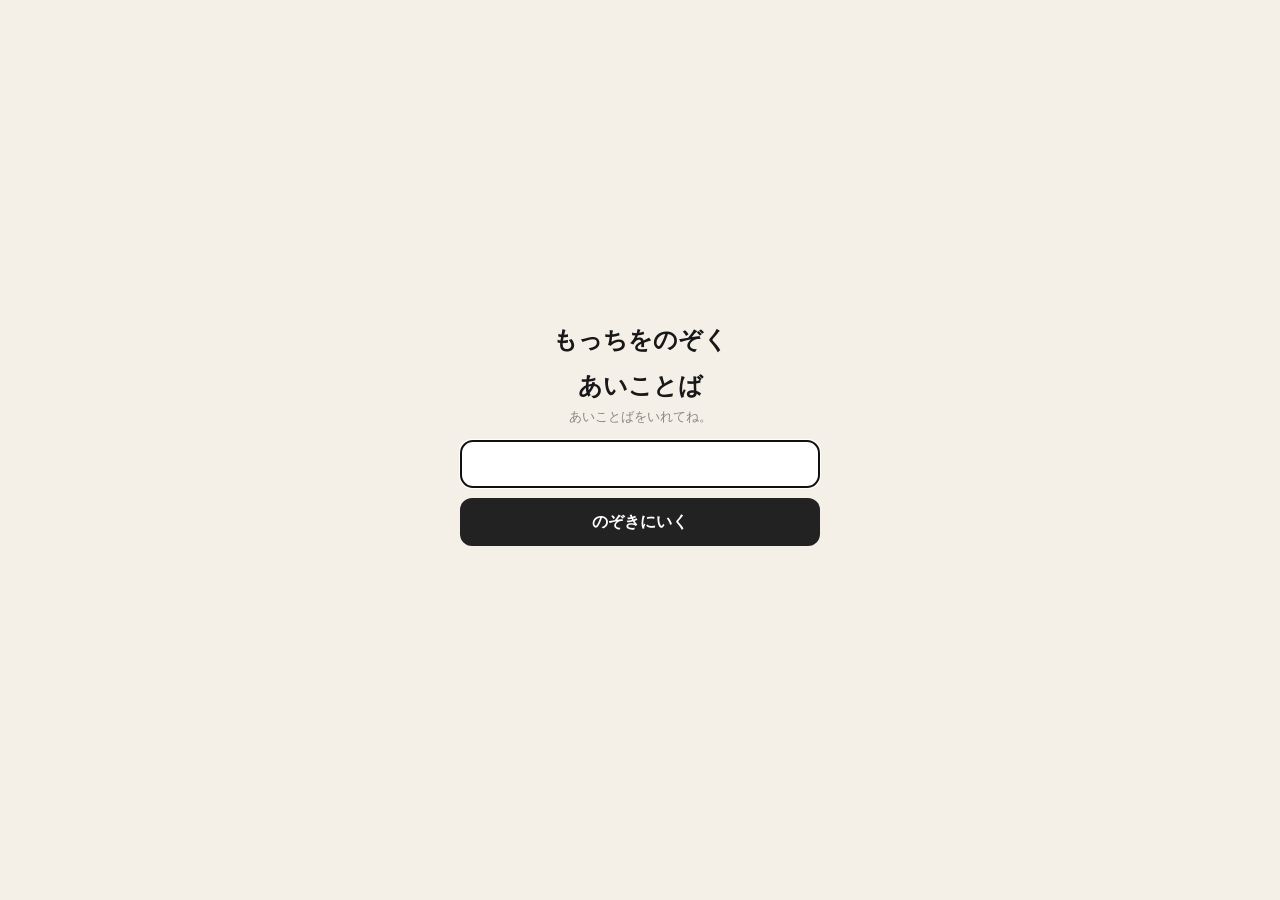
<file: index.html>
<!doctype html>
<html lang="ja">
<head>
  <meta charset="utf-8">
  <meta name="viewport" content="width=device-width, initial-scale=1, maximum-scale=1, user-scalable=no, viewport-fit=cover">
  <meta name="robots" content="noindex,nofollow,noarchive">
  <meta name="theme-color" content="#fbfaf7">
  <title>もっちをのぞく</title>
  <script>
    (() => {
      const KEY='motchi_ai_theme_generation_2';
      try{
        const saved=localStorage.getItem(KEY);
        const theme=(saved==='dark'||saved==='light')
          ? saved
          : (window.matchMedia?.('(prefers-color-scheme: dark)').matches?'dark':'light');
        document.documentElement.dataset.theme=theme;
        const meta=document.querySelector('meta[name="theme-color"]');
        if(meta)meta.content=theme==='dark'?'#171815':'#fbfaf7';
      }catch(_){}
    })();
  </script>
  <link rel="stylesheet" href="./styles.css?v=20261002-button-send">
  <style>
    .placeholder-wrap{position:relative;flex:1;min-width:0;overflow:hidden}
    .placeholder-wrap>input,.placeholder-wrap>textarea{display:block;width:100%;box-sizing:border-box}
    #searchInput::placeholder,#question::placeholder{font-size:14px}
    .placeholder-wrap:not(:focus-within)>input::placeholder,.placeholder-wrap:not(:focus-within)>textarea::placeholder{color:transparent!important}
    .floating-placeholder{position:absolute;left:0;right:0;top:0;bottom:0;display:flex;align-items:center;overflow:hidden;pointer-events:none;color:#aaa;font-size:14px;line-height:1.35}
    .composer .floating-placeholder{left:15px;right:15px;top:11px;bottom:auto;height:22px;color:#757575}
    .floating-placeholder>span{display:block;white-space:nowrap;overflow:hidden;text-overflow:ellipsis}
    .placeholder-wrap:focus-within .floating-placeholder,.placeholder-wrap.has-value .floating-placeholder{visibility:hidden}
    html[data-theme="dark"] .floating-placeholder{color:#777a72}
  </style>
</head>
<body>
  <main id="app" class="app-shell" hidden>
    <header id="v2Header" class="v2-header">
      <div class="header-row">
        <button id="titleButton" class="site-title" type="button" aria-label="現在の会話へ戻る">もっちをのぞく</button>
        <div class="search-field" role="search" aria-label="会話を検索">
          <svg viewBox="0 0 24 24" aria-hidden="true"><path d="m21 21-4.3-4.3m2.3-5.2a7.5 7.5 0 1 1-15 0 7.5 7.5 0 0 1 15 0Z"/></svg>
          <input aria-label="会話を検索" id="searchInput" type="text" inputmode="search" enterkeyhint="done" autocomplete="off" autocorrect="off" autocapitalize="off" spellcheck="false" placeholder="検索">
        </div>
        <button id="archiveButton" class="icon-button" type="button" aria-label="アーカイブ">
          <svg viewBox="0 0 24 24" aria-hidden="true"><path d="M3.5 6h6l2 2h9v10h-17z"/></svg>
        </button>
        <button id="themeButton" class="icon-button theme-button" type="button" aria-label="ダークモードに切り替える" title="表示モード">
          <svg class="theme-icon theme-icon-moon" viewBox="0 0 24 24" aria-hidden="true"><path d="M20 15.2A8.5 8.5 0 0 1 8.8 4 8.5 8.5 0 1 0 20 15.2Z"/></svg>
          <svg class="theme-icon theme-icon-sun" viewBox="0 0 24 24" aria-hidden="true"><circle cx="12" cy="12" r="3.5"/><path d="M12 2.5v2M12 19.5v2M4.5 4.5l1.4 1.4M18.1 18.1l1.4 1.4M2.5 12h2M19.5 12h2M4.5 19.5l1.4-1.4M18.1 5.9l1.4-1.4"/></svg>
        </button>
        <button id="adminButton" class="admin-button" type="button" hidden aria-hidden="true">ADMIN</button>
      </div>
      <div class="header-meta-row"><div class="header-meta">ver 2.2 · updated 2026/10/02</div><a class="header-release" href="./release-notes.html">リリースノート</a><button id="lockButton" class="header-lock" type="button">鍵をかける</button></div>
    </header>

    <section id="chatView" class="view chat-view">
      <div id="chat" class="chat" aria-live="polite"></div>
      <button id="jumpLatestButton" class="jump-latest" type="button" aria-label="最新のメッセージへ" title="最新のメッセージへ" hidden>
        <svg viewBox="0 0 24 24" aria-hidden="true"><path d="m6.5 9 5.5 5.5L17.5 9"/></svg>
      </button>
      <form id="askForm" class="composer">
        <textarea aria-label="質問を入力" id="question" rows="1" maxlength="2000" placeholder="のぞきたいことを書いてください" enterkeyhint="enter"></textarea>
        <div class="composer-side">
          <span id="remainingDisplay" class="remaining-display">残り—回</span>
          <button id="sendButton" class="send-button" type="button" aria-label="送信">
            <svg viewBox="0 0 24 24" aria-hidden="true"><path d="m4 12 16-8-5 16-3-6-8-2Zm8 2 8-10"/></svg>
          </button>
        </div>
      </form>
    </section>

    <section id="searchView" class="view search-view" hidden>
      <div id="searchSummary" class="view-intro">現在の会話と、過去の思い出を横断して検索します。</div>
      <div id="searchResults" class="search-results"></div>
    </section>

    <section id="archiveListView" class="view archive-list-view" hidden>
      <div class="view-heading">
        <h1>アーカイブ</h1>
        <p>いままでのぞき見した記録</p>
      </div>
      <div id="archiveCards" class="archive-cards"></div>
      <div class="archive-list-return-wrap">
        <button id="returnCurrentFromListButton" class="return-current" type="button">最新版に戻る</button>
      </div>
    </section>

    <section id="archiveView" class="archive-view" hidden>
      <div class="legacy-page">
        <section class="legacy-card">
          <header class="legacy-header">
            <div class="legacy-eyebrow">MOTCHI’s AI</div>
            <h1>もっちのAIと話してみる</h1>
            <p>洋輔さん側で共有されている情報をもとに答えます。<br>本人の発言とAIの見立ては、なるべく分けて扱います。</p>
          </header>
          <div id="archiveChat" class="legacy-chat"></div>
        </section>
      </div>
      <div class="archive-return-wrap">
        <button id="returnCurrentButton" class="return-current" type="button">最新版に戻る</button>
      </div>
    </section>
  </main>

  <div id="adminBackdrop" class="sheet-backdrop" hidden>
    <section class="bottom-sheet" role="dialog" aria-modal="true" aria-labelledby="adminTitle">
      <div class="sheet-handle"></div>
      <div class="sheet-head">
        <h2 id="adminTitle">Adminパネル</h2>
        <button id="adminClose" class="sheet-close" type="button" aria-label="閉じる">×</button>
      </div>
      <div class="admin-group">
        <div class="admin-label">テストモデル</div>
        <div class="segmented" role="group" aria-label="テストモデル">
          <button id="modelLuna" type="button" data-model="luna">Luna</button>
          <button id="modelTerra" type="button" data-model="terra">Terra</button>
        </div>
      </div>
      <div class="admin-row"><span>最終同期</span><strong id="lastSync">—</strong></div>
      <div class="admin-group usage-group">
        <div class="admin-row"><span>本番の残り回数</span><strong><span id="productionRemaining">—</span> 回</strong></div>
        <div class="counter-row">
          <button id="remainingMinus" type="button" aria-label="1減らす">−</button>
          <input id="remainingInput" type="number" min="0" max="20" step="1" inputmode="numeric">
          <button id="remainingPlus" type="button" aria-label="1増やす">＋</button>
          <button id="remainingSave" class="primary-small" type="button">保存</button>
        </div>
      </div>
      <div class="admin-actions">
        <button id="clearButton" type="button">テスト会話をクリア</button>
        
      </div>
    </section>
  </div>

  <div id="messageMenuBackdrop" class="sheet-backdrop context-backdrop" hidden>
    <section class="context-sheet" role="dialog" aria-modal="true" aria-label="メッセージ操作">
      <button id="copyAction" type="button"><span>コピー</span></button>
      <button id="shareAction" type="button"><span>スクショ</span></button>
      <button id="detailAction" type="button" hidden><span>返答詳細</span></button>
      <button id="menuCancel" class="cancel-action" type="button"><span>キャンセル</span></button>
    </section>
  </div>

  <div id="detailBackdrop" class="sheet-backdrop" hidden>
    <section class="bottom-sheet detail-sheet" role="dialog" aria-modal="true" aria-labelledby="detailTitle">
      <div class="sheet-handle"></div>
      <div class="sheet-head">
        <h2 id="detailTitle">この返答の詳細</h2>
        <button id="detailClose" class="sheet-close" type="button" aria-label="閉じる">×</button>
      </div>
      <dl id="detailMeta" class="detail-meta"></dl>
      <button id="detailAnswerCopyButton" class="admin-button" type="button">回答本文をコピー</button>
      <button id="detailCopyButton" class="admin-button" type="button">返答詳細をコピー</button>
      <div class="detail-block">
        <h3>検索・取得情報</h3>
        <pre id="detailDiagnostic">現行APIから詳細情報が返った場合、ここに表示します。</pre>
      </div>
      <div class="detail-block">
        <h3>リクエスト</h3>
        <pre id="detailRequest"></pre>
      </div>
    </section>
  </div>

  <div id="login" class="login" hidden>
    <div class="login-box">
      <div class="login-mark">もっちをのぞく</div>
      <h2>あいことば</h2>
      <p>あいことばをいれてね。</p>
      <input id="passphrase" type="password" autocomplete="current-password" enterkeyhint="go">
      <button id="loginButton" type="button">のぞきにいく</button>
      <div id="loginError" class="error"></div>
    </div>
  </div>

  <div id="toast" class="toast" role="status" aria-live="polite"></div>

  <script src="./config.js?v=20260923-2345"></script>
  <script src="./app.js?v=20261002-button-send"></script>
  <!-- Secret feature. Do not announce in production release notes. -->
  <script>
  (() => {
    'use strict';
    const seconds = 5;
    const fields = [
      { el: document.getElementById('searchInput'), words: ['何話したっけなー', 'あん時、何言ってたっけー', 'おあーーー、なんやっけーーーー？', '記憶たどりちゅう', 'これはどこだ', 'え、ここどこ', 'なになに？なに探してたん', 'なんて検索してるのん？', '探してるwwww', 'むっず。さがすのむっず'] },
      { el: document.getElementById('question'), words: ['それってどういうこと？', '教えて？', 'ん？みちゃこはどういう感じ？', 'やたらとメロい、はどういう状態？', 'なあなあ、これどう思う？', 'どんな夢？', 'どんなイメージよw', 'なんでなんでー？', 'どの心境', 'えっ、なんで？'] }
    ];
    const reducedMotion = window.matchMedia('(prefers-reduced-motion: reduce)');
    function cancelMotion(field) {
      field.motionId = (field.motionId || 0) + 1;
      if (field.animation) field.animation.cancel();
      field.animation = null;
    }
    function sync(field) {
      field.wrap.classList.toggle('has-value', !!field.el.value);
    }
    async function pick(field, animate = false) {
      cancelMotion(field);
      const id = field.motionId;
      const pool = field.words.filter(word => word !== field.el.placeholder);
      const next = pool[Math.floor(Math.random() * pool.length)];
      const moving = animate && !reducedMotion.matches;
      try {
        if (moving) {
          field.animation = field.text.animate([
            {transform:'translateY(0)',opacity:1},
            {transform:'translateY(-7px)',opacity:0}
          ], {duration:140,easing:'ease-in',fill:'forwards'});
          await field.animation.finished;
          if (id !== field.motionId) return;
        }
        field.el.placeholder = next;
        field.text.textContent = next;
        if (moving) {
          field.animation.cancel();
          field.animation = field.text.animate([
            {transform:'translateY(7px)',opacity:0},
            {transform:'translateY(0)',opacity:1}
          ], {duration:180,easing:'cubic-bezier(.2,.7,.2,1)',fill:'forwards'});
          await field.animation.finished;
        }
      } catch (_) { /* Focus/input cancels motion without touching the user's text. */ }
      finally {
        if (id === field.motionId && field.animation) {
          field.animation.cancel();
          field.animation = null;
        }
      }
    }
    function schedule(field) {
      clearTimeout(field.timer);
      if (!seconds || document.hidden) return;
      field.timer = setTimeout(() => {
        const el = field.el;
        if (!el.value && !el.disabled && document.activeElement !== el && el.getClientRects().length) pick(field, true);
        schedule(field);
      }, seconds * 1000);
    }
    fields.forEach(field => {
      const wrap = document.createElement('div');
      wrap.className = 'placeholder-wrap';
      field.el.before(wrap);
      wrap.append(field.el);
      const overlay = document.createElement('span');
      overlay.className = 'floating-placeholder';
      overlay.setAttribute('aria-hidden', 'true');
      const text = document.createElement('span');
      overlay.append(text);
      wrap.append(overlay);
      Object.assign(field, {wrap, text});
      sync(field);
      pick(field);
      ['focus', 'blur', 'input', 'compositionstart', 'compositionend'].forEach(event => {
        field.el.addEventListener(event, () => { cancelMotion(field); sync(field); schedule(field); });
      });
      schedule(field);
    });
    document.addEventListener('visibilitychange', () => fields.forEach(field => { cancelMotion(field); schedule(field); }));
    document.getElementById('askForm').addEventListener('submit', () => fields.forEach(sync));
    window.addEventListener('pagehide', () => fields.forEach(field => clearTimeout(field.timer)));
    window.addEventListener('pageshow', () => fields.forEach(schedule));
  })();
  </script>
</body>
</html>
</file>
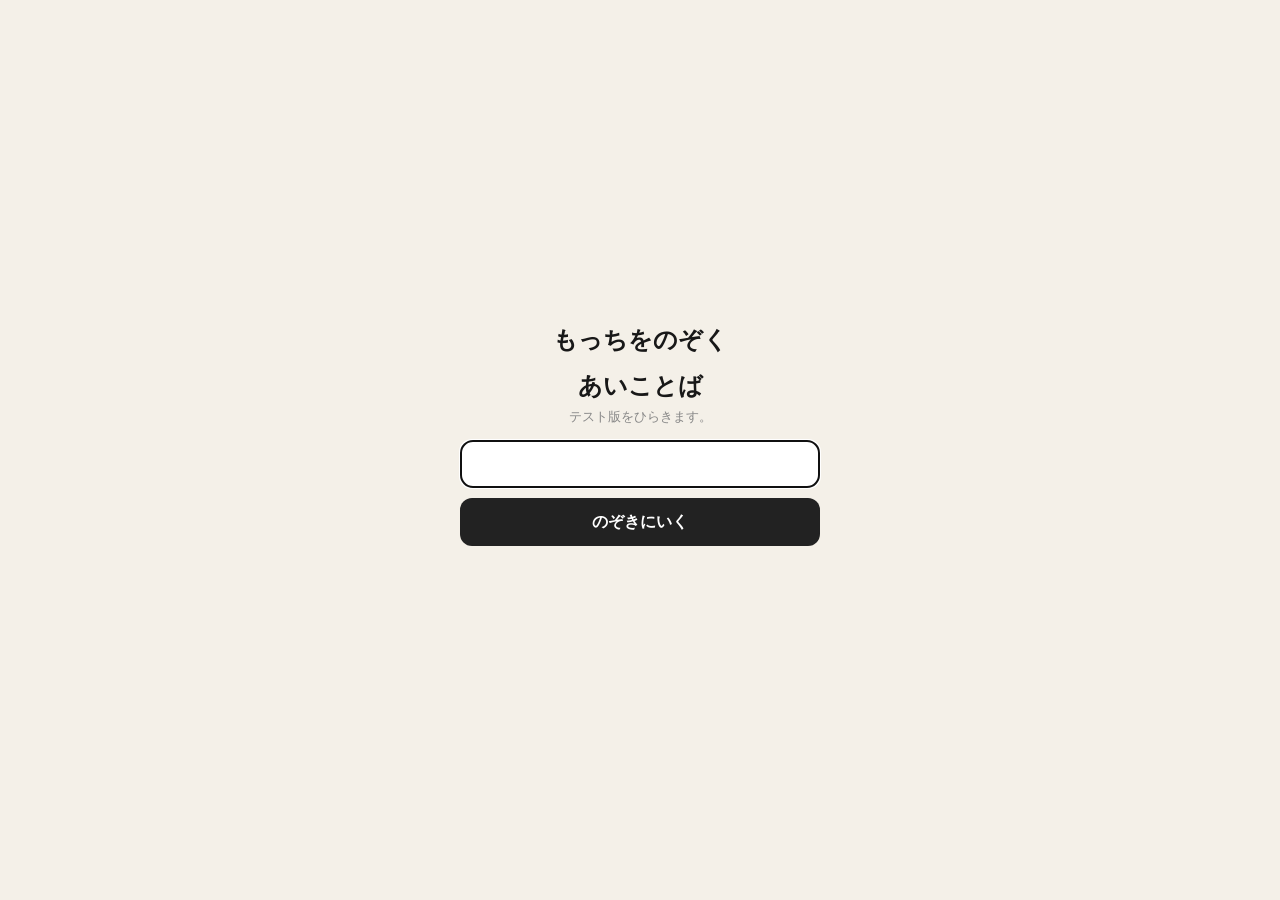
<file: test/index.html>
<!doctype html>
<html lang="ja">
<head>
  <meta charset="utf-8">
  <meta name="viewport" content="width=device-width, initial-scale=1, maximum-scale=1, user-scalable=no, viewport-fit=cover">
  <meta name="robots" content="noindex,nofollow,noarchive">
  <meta name="theme-color" content="#fbfaf7">
  <title>もっちをのぞく TEST</title>
  <script>
    (() => {
      const KEY='motchi_ai_test_theme_v2';
      try{
        const saved=localStorage.getItem(KEY);
        const theme=(saved==='dark'||saved==='light')
          ? saved
          : (window.matchMedia?.('(prefers-color-scheme: dark)').matches?'dark':'light');
        document.documentElement.dataset.theme=theme;
        const meta=document.querySelector('meta[name="theme-color"]');
        if(meta)meta.content=theme==='dark'?'#171815':'#fbfaf7';
      }catch(_){}
    })();
  </script>
  <link rel="stylesheet" href="./styles.css?v=20261003-temporal-013-fix1">
  <style>
    .placeholder-wrap{position:relative;flex:1;min-width:0;overflow:hidden}
    .placeholder-wrap>input,.placeholder-wrap>textarea{display:block;width:100%;box-sizing:border-box}
    #searchInput::placeholder,#question::placeholder{font-size:14px}
    .placeholder-wrap:not(:focus-within)>input::placeholder,.placeholder-wrap:not(:focus-within)>textarea::placeholder{color:transparent!important}
    .floating-placeholder{position:absolute;left:0;right:0;top:0;bottom:0;display:flex;align-items:center;overflow:hidden;pointer-events:none;color:#aaa;font-size:14px;line-height:1.35}
    .composer .floating-placeholder{left:15px;right:15px;top:11px;bottom:auto;height:22px;color:#757575}
    .floating-placeholder>span{display:block;white-space:nowrap;overflow:hidden;text-overflow:ellipsis}
    .placeholder-wrap:focus-within .floating-placeholder,.placeholder-wrap.has-value .floating-placeholder{visibility:hidden}
    html[data-theme="dark"] .floating-placeholder{color:#777a72}
  </style>
</head>
<body>
  <main id="app" class="app-shell" hidden>
    <header id="v2Header" class="v2-header">
      <div class="header-row">
        <button id="titleButton" class="site-title" type="button" aria-label="現在の会話へ戻る">もっちをのぞく</button>
        <div class="search-field" role="search" aria-label="会話を検索">
          <svg viewBox="0 0 24 24" aria-hidden="true"><path d="m21 21-4.3-4.3m2.3-5.2a7.5 7.5 0 1 1-15 0 7.5 7.5 0 0 1 15 0Z"/></svg>
          <input aria-label="会話を検索" id="searchInput" type="text" inputmode="search" enterkeyhint="done" autocomplete="off" autocorrect="off" autocapitalize="off" spellcheck="false" placeholder="検索">
        </div>
        <button id="archiveButton" class="icon-button" type="button" aria-label="アーカイブ">
          <svg viewBox="0 0 24 24" aria-hidden="true"><path d="M3.5 6h6l2 2h9v10h-17z"/></svg>
        </button>
        <button id="themeButton" class="icon-button theme-button" type="button" aria-label="ダークモードに切り替える" title="表示モード">
          <svg class="theme-icon theme-icon-moon" viewBox="0 0 24 24" aria-hidden="true"><path d="M20 15.2A8.5 8.5 0 0 1 8.8 4 8.5 8.5 0 1 0 20 15.2Z"/></svg>
          <svg class="theme-icon theme-icon-sun" viewBox="0 0 24 24" aria-hidden="true"><circle cx="12" cy="12" r="3.5"/><path d="M12 2.5v2M12 19.5v2M4.5 4.5l1.4 1.4M18.1 18.1l1.4 1.4M2.5 12h2M19.5 12h2M4.5 19.5l1.4-1.4M18.1 5.9l1.4-1.4"/></svg>
        </button>
        <button id="adminButton" class="admin-button" type="button">ADMIN</button>
      </div>
      <div class="header-meta-row"><div class="header-meta">ver 2.2.013 TEST · updated 2026/10/03</div><a class="header-release" href="./release-notes.html">リリースノート</a><button id="lockButton" class="header-lock" type="button">鍵をかける</button></div>
    </header>

    <section id="chatView" class="view chat-view">
      <div id="chat" class="chat" aria-live="polite"></div>
      <button id="jumpLatestButton" class="jump-latest" type="button" aria-label="最新のメッセージへ" title="最新のメッセージへ" hidden>
        <svg viewBox="0 0 24 24" aria-hidden="true"><path d="m6.5 9 5.5 5.5L17.5 9"/></svg>
      </button>
      <form id="askForm" class="composer">
        <textarea aria-label="質問を入力" id="question" rows="1" maxlength="2000" placeholder="のぞきたいことを書いてください" enterkeyhint="enter"></textarea>
        <div class="composer-side">
          <span id="remainingDisplay" class="remaining-display">残り99回</span>
          <button id="sendButton" class="send-button" type="button" aria-label="送信">
            <svg viewBox="0 0 24 24" aria-hidden="true"><path d="m4 12 16-8-5 16-3-6-8-2Zm8 2 8-10"/></svg>
          </button>
        </div>
      </form>
    </section>

    <section id="searchView" class="view search-view" hidden>
      <div id="searchSummary" class="view-intro">現在の会話と、過去の思い出を横断して検索します。</div>
      <div id="searchResults" class="search-results"></div>
    </section>

    <section id="archiveListView" class="view archive-list-view" hidden>
      <div class="view-heading">
        <h1>アーカイブ</h1>
        <p>いままでのぞき見した記録</p>
      </div>
      <div id="archiveCards" class="archive-cards"></div>
      <div class="archive-list-return-wrap">
        <button id="returnCurrentFromListButton" class="return-current" type="button">最新版に戻る</button>
      </div>
    </section>

    <section id="archiveView" class="archive-view" hidden>
      <div class="legacy-page">
        <section class="legacy-card">
          <header class="legacy-header">
            <div class="legacy-eyebrow">MOTCHI’s AI</div>
            <h1>もっちのAIと話してみる</h1>
            <p>洋輔さん側で共有されている情報をもとに答えます。<br>本人の発言とAIの見立ては、なるべく分けて扱います。</p>
          </header>
          <div id="archiveChat" class="legacy-chat"></div>
        </section>
      </div>
      <div class="archive-return-wrap">
        <button id="returnCurrentButton" class="return-current" type="button">最新版に戻る</button>
      </div>
    </section>
  </main>

  <div id="adminBackdrop" class="sheet-backdrop" hidden>
    <section class="bottom-sheet" role="dialog" aria-modal="true" aria-labelledby="adminTitle">
      <div class="sheet-handle"></div>
      <div class="sheet-head">
        <h2 id="adminTitle">Adminパネル</h2>
        <button id="adminClose" class="sheet-close" type="button" aria-label="閉じる">×</button>
      </div>
      <div class="admin-group">
        <div class="admin-label">テストモデル</div>
        <div class="segmented" role="group" aria-label="テストモデル">
          <button id="modelLuna" type="button" data-model="luna">Luna</button>
          <button id="modelTerra" type="button" data-model="terra">Terra</button>
        </div>
      </div>
      <div class="admin-row"><span>最終同期</span><strong id="lastSync">—</strong></div>
      <div class="admin-group usage-group">
        <div class="admin-row"><span>本番の残り回数</span><strong><span id="productionRemaining">—</span> 回</strong></div>
        <div class="counter-row">
          <button id="remainingMinus" type="button" aria-label="1減らす">−</button>
          <input id="remainingInput" type="number" min="0" max="20" step="1" inputmode="numeric">
          <button id="remainingPlus" type="button" aria-label="1増やす">＋</button>
          <button id="remainingSave" class="primary-small" type="button">保存</button>
        </div>
      </div>
      <div class="admin-group">
        <label class="admin-label" for="placeholderSeconds">プレースホルダーの切り替え間隔</label>
        <select id="placeholderSeconds" style="font:inherit;padding:8px;border:1px solid currentColor;border-radius:8px;color:inherit;background:transparent">
          <option value="3">3秒</option><option value="5">5秒</option><option value="8" selected>8秒</option><option value="12">12秒</option><option value="0">停止</option>
        </select>
        <p style="font-size:12px;line-height:1.6">空欄のときに切り替わります。入力中は止まり、選んだ間隔はこの端末に保存されます。</p>
      </div>
      <div class="admin-actions">
        <button id="clearButton" type="button">テスト会話をクリア</button>
        
      </div>
    </section>
  </div>

  <div id="messageMenuBackdrop" class="sheet-backdrop context-backdrop" hidden>
    <section class="context-sheet" role="dialog" aria-modal="true" aria-label="メッセージ操作">
      <button id="copyAction" type="button"><span>コピー</span></button>
      <button id="shareAction" type="button"><span>スクショ</span></button>
      <button id="detailAction" type="button" hidden><span>返答詳細</span></button>
      <button id="menuCancel" class="cancel-action" type="button"><span>キャンセル</span></button>
    </section>
  </div>

  <div id="detailBackdrop" class="sheet-backdrop" hidden>
    <section class="bottom-sheet detail-sheet" role="dialog" aria-modal="true" aria-labelledby="detailTitle">
      <div class="sheet-handle"></div>
      <div class="sheet-head">
        <h2 id="detailTitle">この返答の詳細</h2>
        <button id="detailClose" class="sheet-close" type="button" aria-label="閉じる">×</button>
      </div>
      <dl id="detailMeta" class="detail-meta"></dl>
      <p id="detailAnswer" class="detail-answer"></p>
      <button id="detailCopyButton" class="admin-button" type="button">本文・詳細をまとめてコピー</button>
      <div class="detail-block">
        <h3>検索・取得情報</h3>
        <pre id="detailDiagnostic">現行APIから詳細情報が返った場合、ここに表示します。</pre>
      </div>
      <div class="detail-block">
        <h3>リクエスト</h3>
        <pre id="detailRequest"></pre>
      </div>
    </section>
  </div>

  <div id="login" class="login" hidden>
    <div class="login-box">
      <div class="login-mark">もっちをのぞく</div>
      <h2>あいことば</h2>
      <p>テスト版をひらきます。</p>
      <input id="passphrase" type="password" autocomplete="current-password" enterkeyhint="go">
      <button id="loginButton" type="button">のぞきにいく</button>
      <div id="loginError" class="error"></div>
    </div>
  </div>

  <div id="toast" class="toast" role="status" aria-live="polite"></div>

  <script src="./config.js?v=20260923-2345"></script>
  <script src="./app.js?v=20261003-temporal-013-fix1"></script>

  <!-- TEST-only secret feature. Do not announce in production release notes. -->
  <script>
  (() => {
    'use strict';
    const key = 'motchi_test_placeholder_seconds';
    const choices = [0, 3, 5, 8, 12];
    const control = document.getElementById('placeholderSeconds');
    let seconds = 8;
    try {
      const saved = localStorage.getItem(key);
      if (saved !== null && choices.includes(Number(saved))) seconds = Number(saved);
    } catch (_) {}
    control.value = String(seconds);
    const fields = [
      { el: document.getElementById('searchInput'), words: ['何話したっけなー', 'あん時、何言ってたっけー', 'おあーーー、なんやっけーーーー？', '記憶たどりちゅう', 'これはどこだ', 'え、ここどこ', 'なになに？なに探してたん', 'なんて検索してるのん？', '探してるwwww', 'むっず。さがすのむっず'] },
      { el: document.getElementById('question'), words: ['それってどういうこと？', '教えて？', 'ん？みちゃこはどういう感じ？', 'やたらとメロい、はどういう状態？', 'なあなあ、これどう思う？', 'どんな夢？', 'どんなイメージよw', 'なんでなんでー？', 'どの心境', 'えっ、なんで？'] }
    ];
    const reducedMotion = window.matchMedia('(prefers-reduced-motion: reduce)');
    function cancelMotion(field) {
      field.motionId = (field.motionId || 0) + 1;
      if (field.animation) field.animation.cancel();
      field.animation = null;
    }
    function sync(field) {
      field.wrap.classList.toggle('has-value', !!field.el.value);
    }
    async function pick(field, animate = false) {
      cancelMotion(field);
      const id = field.motionId;
      const pool = field.words.filter(word => word !== field.el.placeholder);
      const next = pool[Math.floor(Math.random() * pool.length)];
      const moving = animate && !reducedMotion.matches;
      try {
        if (moving) {
          field.animation = field.text.animate([
            {transform:'translateY(0)',opacity:1},
            {transform:'translateY(-7px)',opacity:0}
          ], {duration:140,easing:'ease-in',fill:'forwards'});
          await field.animation.finished;
          if (id !== field.motionId) return;
        }
        field.el.placeholder = next;
        field.text.textContent = next;
        if (moving) {
          field.animation.cancel();
          field.animation = field.text.animate([
            {transform:'translateY(7px)',opacity:0},
            {transform:'translateY(0)',opacity:1}
          ], {duration:180,easing:'cubic-bezier(.2,.7,.2,1)',fill:'forwards'});
          await field.animation.finished;
        }
      } catch (_) { /* Focus/input cancels motion without touching the user's text. */ }
      finally {
        if (id === field.motionId && field.animation) {
          field.animation.cancel();
          field.animation = null;
        }
      }
    }
    function schedule(field) {
      clearTimeout(field.timer);
      if (!seconds || document.hidden) return;
      field.timer = setTimeout(() => {
        const el = field.el;
        if (!el.value && !el.disabled && document.activeElement !== el && el.getClientRects().length) pick(field, true);
        schedule(field);
      }, seconds * 1000);
    }
    fields.forEach(field => {
      const wrap = document.createElement('div');
      wrap.className = 'placeholder-wrap';
      field.el.before(wrap);
      wrap.append(field.el);
      const overlay = document.createElement('span');
      overlay.className = 'floating-placeholder';
      overlay.setAttribute('aria-hidden', 'true');
      const text = document.createElement('span');
      overlay.append(text);
      wrap.append(overlay);
      Object.assign(field, {wrap, text});
      sync(field);
      pick(field);
      ['focus', 'blur', 'input', 'compositionstart', 'compositionend'].forEach(event => {
        field.el.addEventListener(event, () => { cancelMotion(field); sync(field); schedule(field); });
      });
      schedule(field);
    });
    control.addEventListener('change', () => {
      const next = Number(control.value);
      seconds = choices.includes(next) ? next : 8;
      try { localStorage.setItem(key, String(seconds)); } catch (_) {}
      fields.forEach(field => { cancelMotion(field); schedule(field); });
    });
    document.addEventListener('visibilitychange', () => fields.forEach(field => { cancelMotion(field); schedule(field); }));
    document.getElementById('askForm').addEventListener('submit', () => fields.forEach(sync));
    window.addEventListener('pagehide', () => fields.forEach(field => clearTimeout(field.timer)));
    window.addEventListener('pageshow', () => fields.forEach(schedule));
  })();
  </script>
</body>
</html>
</file>
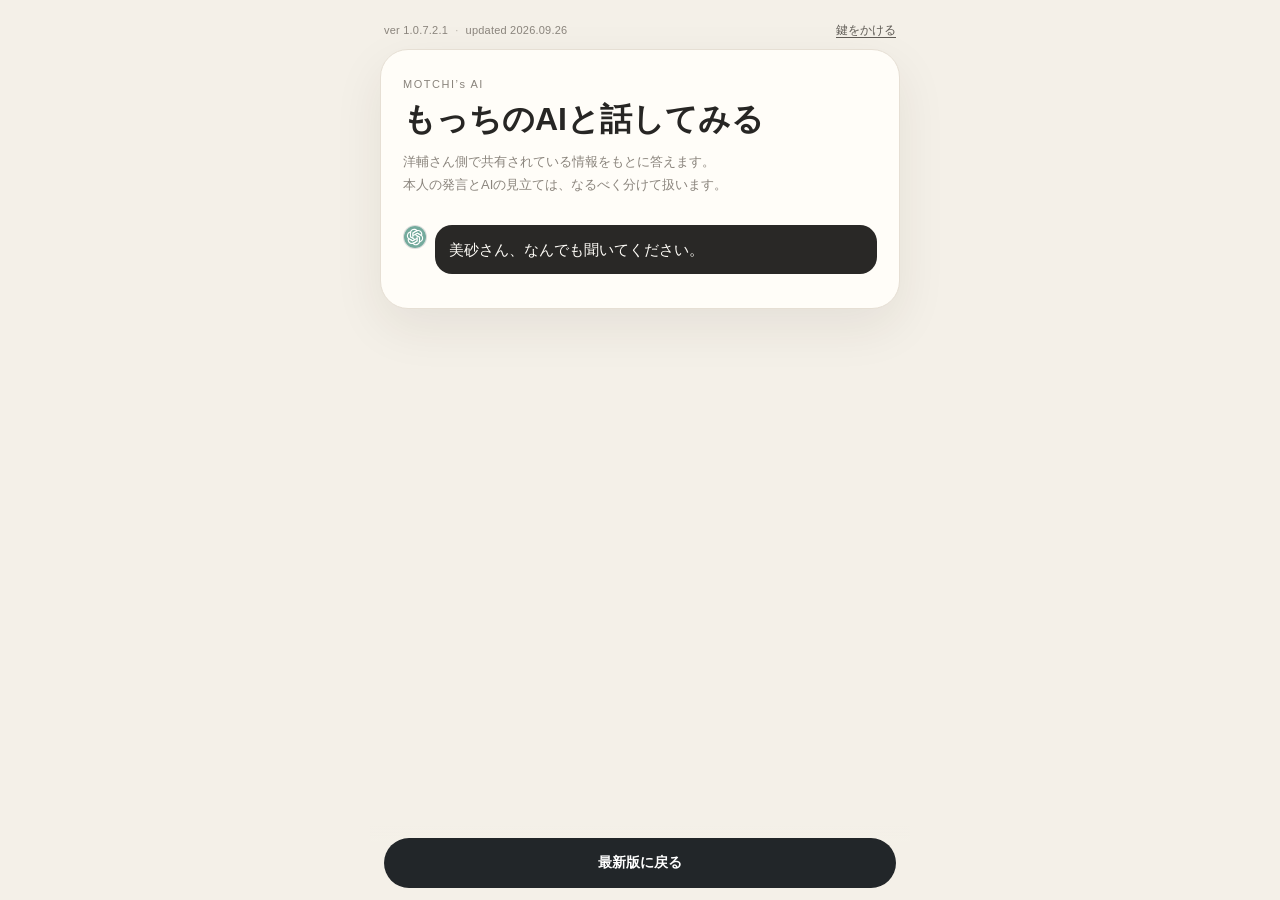
<file: archive/v1/index.html>
<!doctype html>
<html lang="ja">
<head>
  <meta charset="utf-8">
  <meta name="viewport" content="width=device-width, initial-scale=1, maximum-scale=1, user-scalable=no, viewport-fit=cover">
  <meta name="robots" content="noindex,nofollow,noarchive">
  <meta name="theme-color" content="#f4f0e8">
  <title>弟子チャッピー v1 アーカイブ</title>
  <link rel="stylesheet" href="./styles.css?v=20260926-archivefix2">
</head>
<body>
  <main class="shell">
    <div class="utility-bar">
      <span class="app-version">ver 1.0.7.2.1 <span class="version-sep">·</span> updated 2026.09.26</span>
      <span class="lock-link archive-lock-label">鍵をかける</span>
    </div>

    <section class="card">
      <header class="app-header">
        <div class="eyebrow">MOTCHI’s AI</div>
        <h1>もっちのAIと話してみる</h1>
        <p class="lead">
          洋輔さん側で共有されている情報をもとに答えます。<br>
          本人の発言とAIの見立ては、なるべく分けて扱います。
        </p>
      </header>

      <div id="chat" class="chat" aria-live="polite"></div>
    </section>
  </main>

  <div class="archive-return-bar">
    <a class="return-current" href="../../">最新版に戻る</a>
  </div>

  <script src="./app.js?v=20260926-archivefix2"></script>
</body>
</html>
</file>
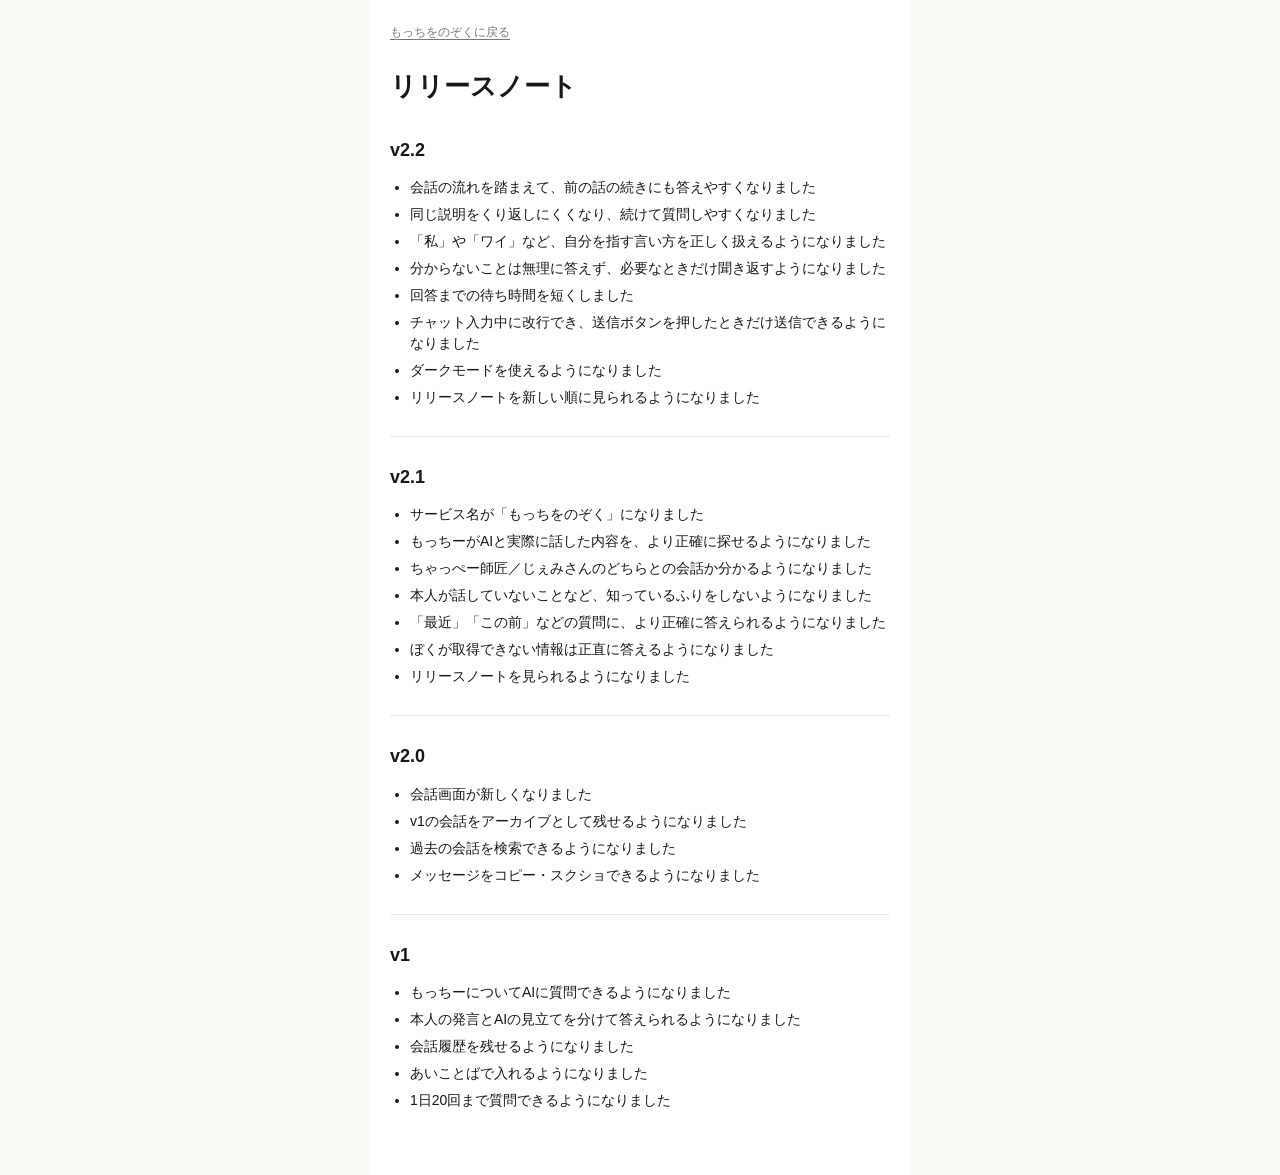
<file: release-notes.html>
<!doctype html>
<html lang="ja">
<head>
  <meta charset="utf-8">
  <meta name="viewport" content="width=device-width, initial-scale=1, maximum-scale=1, user-scalable=no, viewport-fit=cover">
  <meta name="robots" content="noindex,nofollow,noarchive">
  <meta name="theme-color" content="#fbfaf7">
  <title>リリースノート | もっちをのぞく</title>
  <script>
    (() => {
      const KEY='motchi_ai_theme_generation_2';
      try{
        const saved=localStorage.getItem(KEY);
        const theme=(saved==='dark'||saved==='light')
          ? saved
          : (window.matchMedia?.('(prefers-color-scheme: dark)').matches?'dark':'light');
        document.documentElement.dataset.theme=theme;
        const meta=document.querySelector('meta[name="theme-color"]');
        if(meta)meta.content=theme==='dark'?'#171815':'#fbfaf7';
      }catch(_){}
    })();
  </script>
  <style>
    :root{--bg:#fbfaf7;--paper:#fff;--text:#181818;--muted:#8a8a86;--line:#ece9e3;--safe-bottom:env(safe-area-inset-bottom,0px)}
    *{box-sizing:border-box}
    html{-webkit-text-size-adjust:100%;text-size-adjust:100%;background:var(--bg)}
    body{margin:0;background:var(--bg);color:var(--text);font-family:-apple-system,BlinkMacSystemFont,"Hiragino Sans","Yu Gothic",sans-serif;min-height:100dvh}
    .page{width:min(100%,540px);margin:0 auto;min-height:100dvh;background:var(--paper);padding:22px 20px calc(36px + var(--safe-bottom))}
    .back{display:inline-block;color:#777;font-size:12px;text-decoration:underline;text-underline-offset:3px;margin-bottom:28px}
    h1{font-size:26px;line-height:1.35;margin:0 0 34px}
    .release-block{padding:0 0 28px;margin:0 0 28px;border-bottom:1px solid var(--line)}
    .release-block:last-child{border-bottom:0;margin-bottom:0}
    h2{font-size:18px;line-height:1.4;margin:0 0 14px}
    ul{margin:0;padding-left:1.25em}
    li{font-size:14px;line-height:1.5;margin:0 0 6px}
    li:last-child{margin-bottom:0}

    html[data-theme="dark"]{color-scheme:dark;--bg:#171815;--paper:#1c1d1a;--text:#d6d7d0;--muted:#92948d;--line:#30322d}
    html[data-theme="dark"],html[data-theme="dark"] body{background:var(--bg);color:var(--text)}
    html[data-theme="dark"] .page{background:var(--paper)}
    html[data-theme="dark"] .back{color:#92948d}
  </style>
</head>
<body>
  <main class="page">
    <a class="back" href="./">もっちをのぞくに戻る</a>
    <h1>リリースノート</h1>

      <section class="release-block">
        <h2>v2.2</h2>
        <ul>
        <li>会話の流れを踏まえて、前の話の続きにも答えやすくなりました</li>
        <li>同じ説明をくり返しにくくなり、続けて質問しやすくなりました</li>
        <li>「私」や「ワイ」など、自分を指す言い方を正しく扱えるようになりました</li>
        <li>分からないことは無理に答えず、必要なときだけ聞き返すようになりました</li>
        <li>回答までの待ち時間を短くしました</li>
        <li>チャット入力中に改行でき、送信ボタンを押したときだけ送信できるようになりました</li>
        <li>ダークモードを使えるようになりました</li>
        <li>リリースノートを新しい順に見られるようになりました</li>
      </ul>
      </section>

      <section class="release-block">
        <h2>v2.1</h2>
        <ul>
          <li>サービス名が「もっちをのぞく」になりました</li>
          <li>もっちーがAIと実際に話した内容を、より正確に探せるようになりました</li>
          <li>ちゃっぺー師匠／じぇみさんのどちらとの会話か分かるようになりました</li>
          <li>本人が話していないことなど、知っているふりをしないようになりました</li>
          <li>「最近」「この前」などの質問に、より正確に答えられるようになりました</li>
          <li>ぼくが取得できない情報は正直に答えるようになりました</li>
          <li>リリースノートを見られるようになりました</li>
        </ul>
      </section>

      <section class="release-block">
        <h2>v2.0</h2>
        <ul>
          <li>会話画面が新しくなりました</li>
          <li>v1の会話をアーカイブとして残せるようになりました</li>
          <li>過去の会話を検索できるようになりました</li>
          <li>メッセージをコピー・スクショできるようになりました</li>
        </ul>
      </section>


      <section class="release-block">
        <h2>v1</h2>
        <ul>
          <li>もっちーについてAIに質問できるようになりました</li>
          <li>本人の発言とAIの見立てを分けて答えられるようになりました</li>
          <li>会話履歴を残せるようになりました</li>
          <li>あいことばで入れるようになりました</li>
          <li>1日20回まで質問できるようになりました</li>
        </ul>
      </section>

  </main>
</body>
</html>
</file>
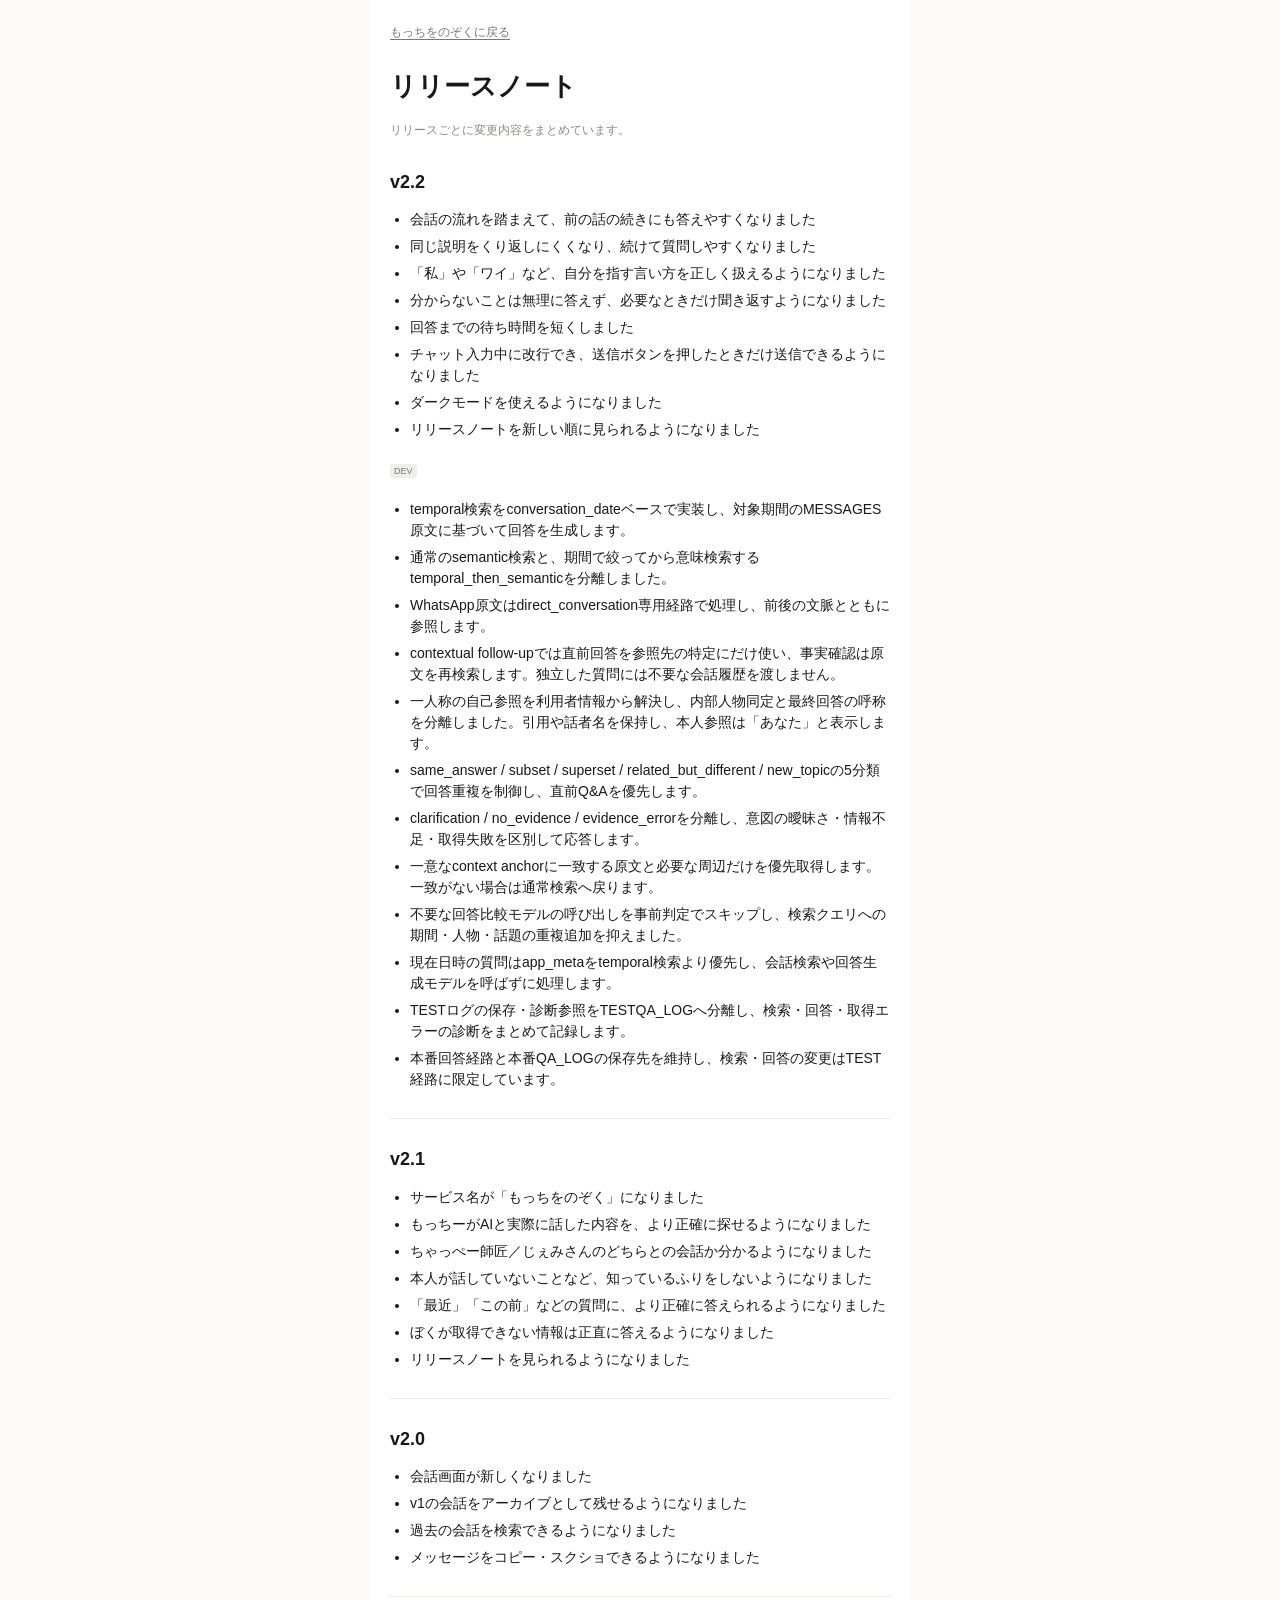
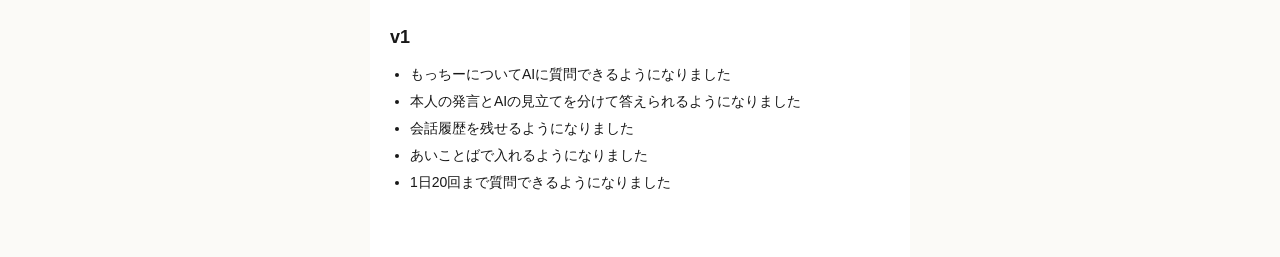
<file: test/release-notes.html>
<!doctype html>
<html lang="ja">
<head>
  <meta charset="utf-8">
  <meta name="viewport" content="width=device-width, initial-scale=1, maximum-scale=1, user-scalable=no, viewport-fit=cover">
  <meta name="robots" content="noindex,nofollow,noarchive">
  <meta name="theme-color" content="#fbfaf7">
  <title>リリースノート | もっちをのぞく TEST</title>
  <script>
    (() => {
      const KEY='motchi_ai_test_theme_v2';
      try{
        const saved=localStorage.getItem(KEY);
        const theme=(saved==='dark'||saved==='light')
          ? saved
          : (window.matchMedia?.('(prefers-color-scheme: dark)').matches?'dark':'light');
        document.documentElement.dataset.theme=theme;
        const meta=document.querySelector('meta[name="theme-color"]');
        if(meta)meta.content=theme==='dark'?'#171815':'#fbfaf7';
      }catch(_){}
    })();
  </script>
  <style>
    :root{--bg:#fbfaf7;--paper:#fff;--text:#181818;--muted:#8a8a86;--line:#ece9e3;--safe-bottom:env(safe-area-inset-bottom,0px)}
    *{box-sizing:border-box}
    html{-webkit-text-size-adjust:100%;text-size-adjust:100%;background:var(--bg)}
    body{margin:0;background:var(--bg);color:var(--text);font-family:-apple-system,BlinkMacSystemFont,"Hiragino Sans","Yu Gothic",sans-serif;min-height:100dvh}
    .page{width:min(100%,540px);margin:0 auto;min-height:100dvh;background:var(--paper);padding:22px 20px calc(36px + var(--safe-bottom))}
    .back{display:inline-block;color:#777;font-size:12px;text-decoration:underline;text-underline-offset:3px;margin-bottom:28px}
    h1{font-size:26px;line-height:1.35;margin:0 0 34px}
    .release-block{padding:0 0 28px;margin:0 0 28px;border-bottom:1px solid var(--line)}
    .release-block:last-child{border-bottom:0;margin-bottom:0}
    h2{font-size:18px;line-height:1.4;margin:0 0 14px}
    ul{margin:0;padding-left:1.25em}
    li{font-size:14px;line-height:1.5;margin:0 0 6px}
    li:last-child{margin-bottom:0}

    html[data-theme="dark"]{color-scheme:dark;--bg:#171815;--paper:#1c1d1a;--text:#d6d7d0;--muted:#92948d;--line:#30322d}
    html[data-theme="dark"],html[data-theme="dark"] body{background:var(--bg);color:var(--text)}
    html[data-theme="dark"] .page{background:var(--paper)}
    html[data-theme="dark"] .back{color:#92948d}
      .dev-label{display:inline-block;font-size:9px;line-height:1.35;border:0;border-radius:3px;padding:1px 4px;margin-right:5px;vertical-align:middle;background:#eeeeec;color:#777874;font-weight:400}
    html[data-theme="dark"] .dev-label{background:#30312e;color:#a4a69f}
    .release-policy{font-size:12px;line-height:1.8;color:var(--muted);margin:-18px 0 28px}
  </style>
</head>
<body>
  <main class="page">
    <a class="back" href="./">もっちをのぞくに戻る</a>
    <h1>リリースノート</h1>
    <p class="release-policy">リリースごとに変更内容をまとめています。</p>
    <section class="release-block" data-version="2.2">
      <h2>v2.2</h2>
      <ul>
        <li>会話の流れを踏まえて、前の話の続きにも答えやすくなりました</li>
        <li>同じ説明をくり返しにくくなり、続けて質問しやすくなりました</li>
        <li>「私」や「ワイ」など、自分を指す言い方を正しく扱えるようになりました</li>
        <li>分からないことは無理に答えず、必要なときだけ聞き返すようになりました</li>
        <li>回答までの待ち時間を短くしました</li>
        <li>チャット入力中に改行でき、送信ボタンを押したときだけ送信できるようになりました</li>
        <li>ダークモードを使えるようになりました</li>
        <li>リリースノートを新しい順に見られるようになりました</li>
      </ul>
      <h3><span class="dev-label">DEV</span></h3>
      <ul>
        <li>temporal検索をconversation_dateベースで実装し、対象期間のMESSAGES原文に基づいて回答を生成します。</li>
        <li>通常のsemantic検索と、期間で絞ってから意味検索するtemporal_then_semanticを分離しました。</li>
        <li>WhatsApp原文はdirect_conversation専用経路で処理し、前後の文脈とともに参照します。</li>
        <li>contextual follow-upでは直前回答を参照先の特定にだけ使い、事実確認は原文を再検索します。独立した質問には不要な会話履歴を渡しません。</li>
        <li>一人称の自己参照を利用者情報から解決し、内部人物同定と最終回答の呼称を分離しました。引用や話者名を保持し、本人参照は「あなた」と表示します。</li>
        <li>same_answer / subset / superset / related_but_different / new_topicの5分類で回答重複を制御し、直前Q&amp;Aを優先します。</li>
        <li>clarification / no_evidence / evidence_errorを分離し、意図の曖昧さ・情報不足・取得失敗を区別して応答します。</li>
        <li>一意なcontext anchorに一致する原文と必要な周辺だけを優先取得します。一致がない場合は通常検索へ戻ります。</li>
        <li>不要な回答比較モデルの呼び出しを事前判定でスキップし、検索クエリへの期間・人物・話題の重複追加を抑えました。</li>
        <li>現在日時の質問はapp_metaをtemporal検索より優先し、会話検索や回答生成モデルを呼ばずに処理します。</li>
        <li>TESTログの保存・診断参照をTESTQA_LOGへ分離し、検索・回答・取得エラーの診断をまとめて記録します。</li>
        <li>本番回答経路と本番QA_LOGの保存先を維持し、検索・回答の変更はTEST経路に限定しています。</li>
      </ul>
    </section>

      <section class="release-block">
        <h2>v2.1</h2>
        <ul>
          <li>サービス名が「もっちをのぞく」になりました</li>
          <li>もっちーがAIと実際に話した内容を、より正確に探せるようになりました</li>
          <li>ちゃっぺー師匠／じぇみさんのどちらとの会話か分かるようになりました</li>
          <li>本人が話していないことなど、知っているふりをしないようになりました</li>
          <li>「最近」「この前」などの質問に、より正確に答えられるようになりました</li>
          <li>ぼくが取得できない情報は正直に答えるようになりました</li>
          <li>リリースノートを見られるようになりました</li>
        </ul>
      </section>

      <section class="release-block">
        <h2>v2.0</h2>
        <ul>
          <li>会話画面が新しくなりました</li>
          <li>v1の会話をアーカイブとして残せるようになりました</li>
          <li>過去の会話を検索できるようになりました</li>
          <li>メッセージをコピー・スクショできるようになりました</li>
        </ul>
      </section>


      <section class="release-block">
        <h2>v1</h2>
        <ul>
          <li>もっちーについてAIに質問できるようになりました</li>
          <li>本人の発言とAIの見立てを分けて答えられるようになりました</li>
          <li>会話履歴を残せるようになりました</li>
          <li>あいことばで入れるようになりました</li>
          <li>1日20回まで質問できるようになりました</li>
        </ul>
      </section>

  </main>
</body>
</html>
</file>
<file: styles.css>
:root{
  --bg:#fbfaf7;
  --paper:#fff;
  --text:#181818;
  --muted:#8a8a86;
  --line:#ece9e3;
  --user:#dff0ff;
  --ai:#fff;
  --archive:#effcf7;
  --accent:#0a84ff;
  --dark:#202124;
  --safe-bottom:env(safe-area-inset-bottom,0px);
}
*{box-sizing:border-box}
html{-webkit-text-size-adjust:100%;text-size-adjust:100%;background:var(--bg)}
body{margin:0;background:var(--bg);color:var(--text);font-family:-apple-system,BlinkMacSystemFont,"Hiragino Sans","Yu Gothic",sans-serif;min-height:100dvh;overflow-x:hidden}
button,input,textarea{font:inherit}
button{cursor:pointer}
[hidden]{display:none!important}
.app-shell{width:min(100%,540px);margin:0 auto;min-height:100dvh;background:var(--paper)}
.v2-header{position:sticky;top:0;z-index:30;background:rgba(255,255,255,.96);backdrop-filter:saturate(160%) blur(14px);border-bottom:1px solid var(--line);padding:max(10px,env(safe-area-inset-top)) 12px 10px}
.header-row{display:grid;grid-template-columns:auto minmax(72px,1fr) 38px 38px;align-items:center;gap:7px}
.site-title{appearance:none;border:0;background:none;padding:0;color:var(--text);font-weight:800;font-size:16px;white-space:nowrap}
.search-field{height:38px;border:1px solid #e4e4e1;border-radius:19px;background:#f7f7f5;display:flex;align-items:center;gap:7px;padding:0 11px;min-width:0}
.search-field svg{width:16px;height:16px;fill:none;stroke:#777;stroke-width:1.8;flex:0 0 auto}
.search-field input{width:100%;min-width:0;border:0;outline:0;background:transparent;font-size:16px;color:var(--text);padding:0}
.search-field input::placeholder{color:#aaa}
.icon-button,.admin-button{height:36px;border:1px solid #dcdcd8;background:#fff;color:#222;border-radius:10px;display:grid;place-items:center;padding:0}
.icon-button{width:38px}
.icon-button svg{width:20px;height:20px;fill:none;stroke:currentColor;stroke-width:1.8}
.theme-button{position:relative}
.theme-button .theme-icon{position:absolute;width:19px;height:19px;fill:none;stroke:currentColor;stroke-width:1.8;stroke-linecap:round;stroke-linejoin:round}
.theme-icon-sun{display:none}
html[data-theme="dark"] .theme-icon-moon{display:none}
html[data-theme="dark"] .theme-icon-sun{display:block}
.admin-button{padding:0 9px;font-size:11px;font-weight:700;letter-spacing:.02em}
.view{min-height:calc(100dvh - 60px)}
.chat-view{padding:18px 14px calc(var(--composer-height, calc(72px + var(--safe-bottom))) + 20px)}
.chat{display:flex;flex-direction:column;gap:14px}
.message{display:flex;width:100%;gap:8px;align-items:flex-start;scroll-margin-top:82px}
.message.user{justify-content:flex-end}
.message-avatar{width:24px;height:24px;border-radius:50%;object-fit:cover;flex:0 0 24px;background:#fff;border:1px solid rgba(0,0,0,.08)}
.message-body{min-width:0;display:flex;flex-direction:column;flex:1 1 0;max-width:calc(100% - 32px)}
.message.user .message-body{align-items:flex-end;width:auto;max-width:calc(100% - 32px);margin-left:auto;flex:0 1 auto}
.message.ai .message-body{align-items:flex-start;max-width:calc(100% - 32px)}
.bubble{font-size:15px;line-height:1.72;white-space:pre-wrap;word-break:break-word;-webkit-touch-callout:none;-webkit-user-select:none;user-select:none}
.message.user .bubble{background:var(--user);border-radius:16px 16px 5px 16px;padding:10px 12px;width:auto;max-width:100%}
.message.ai .bubble{background:var(--ai);border:1px solid var(--line);border-radius:16px 16px 16px 5px;padding:12px 13px;width:100%}
.message-meta,.header-meta{font-size:10px;color:#9b9b97;line-height:1.2}
.message-meta{margin-top:4px}
.header-meta{text-align:right;margin-top:5px;white-space:nowrap}
.header-meta-row{display:flex;align-items:center;justify-content:flex-end;gap:10px;margin-top:5px}
.header-meta-row .header-meta{margin-top:0}
.header-lock{appearance:none;border:0;background:none;padding:0;color:#777;font-size:10px;line-height:1.2;text-decoration:underline;text-underline-offset:3px;white-space:nowrap}
.header-release{color:#777;font-size:10px;line-height:1.2;text-decoration:underline;text-underline-offset:3px;white-space:nowrap}
.composer{position:fixed;z-index:28;left:50%;bottom:0;transform:translateX(-50%);width:min(100%,540px);display:flex;align-items:flex-end;gap:8px;padding:10px 12px calc(10px + var(--safe-bottom));background:rgba(255,255,255,.97);backdrop-filter:blur(14px);border-top:1px solid var(--line)}
.composer textarea{flex:1;resize:none;max-height:130px;min-height:42px;border:1px solid #e4e4e1;border-radius:21px;padding:10px 14px;background:#fafaf8;color:var(--text);font-size:16px;line-height:1.35;outline:none;overflow:auto}
.composer-side{display:flex;flex-direction:column;align-items:center;justify-content:flex-end;gap:4px;flex:0 0 48px}
.remaining-display{font-size:10px;line-height:1.1;color:#8f8f8a;white-space:nowrap}
.send-button{width:42px;height:42px;border:0;border-radius:50%;background:#1f2022;color:white;display:grid;place-items:center;flex:0 0 42px}
.send-button svg{width:20px;height:20px;fill:none;stroke:currentColor;stroke-width:1.8;stroke-linecap:round;stroke-linejoin:round}
.send-button:disabled{opacity:.38}
.search-view,.archive-list-view{padding:18px 14px 36px}
.view-intro,.view-heading p{font-size:13px;line-height:1.65;color:#888;margin:0 2px 14px}
.view-heading h1{font-size:22px;margin:0 0 8px}
.search-results{display:flex;flex-direction:column;border-top:1px solid var(--line)}
.search-result{appearance:none;border:0;border-bottom:1px solid var(--line);background:#fff;text-align:left;padding:13px 6px;display:grid;gap:5px;color:var(--text)}
.search-result-top{display:flex;align-items:center;gap:7px;font-size:11px;color:#91918d}
.version-pill{display:inline-flex;align-items:center;height:20px;padding:0 7px;border-radius:10px;background:#e8f3ff;color:#1568b0;font-weight:700}
.search-result-excerpt{font-size:15px;line-height:1.55;word-break:break-word}
.empty-state{padding:42px 14px;text-align:center;color:#999;font-size:14px}
.archive-cards{display:flex;flex-direction:column;gap:12px}
.archive-card{appearance:none;width:100%;border:1px solid var(--line);background:#fff;border-radius:18px;padding:14px;text-align:left;color:var(--text);display:block}
.archive-card h2{font-size:20px;margin:0 0 4px}
.archive-card .period{font-size:12px;color:#92928e;margin-bottom:8px}
.archive-card p{font-size:13px;line-height:1.6;color:#777;margin:0}
.archive-view{background:#f4f0e8;min-height:100dvh;padding:16px 12px calc(82px + var(--safe-bottom))}
.archive-list-return-wrap{position:fixed;left:50%;bottom:0;transform:translateX(-50%);width:min(100%,540px);padding:10px 14px calc(10px + var(--safe-bottom));background:linear-gradient(to top,#fbfaf7 72%,rgba(251,250,247,0));z-index:20}

.legacy-page{width:min(100%,520px);margin:auto}
.legacy-card{background:#fffdf8;border:1px solid #e6dfd4;border-radius:24px;padding:24px 18px 34px;box-shadow:0 18px 50px rgba(45,39,31,.06)}
.legacy-header .legacy-eyebrow{font-size:11px;letter-spacing:.14em;color:#8a847c}
.legacy-header h1{font-size:24px;margin:8px 0 10px}
.legacy-header p{font-size:13px;line-height:1.8;color:#8a847c;margin:0}
.legacy-chat{margin-top:24px;display:flex;flex-direction:column;gap:10px}
.legacy-message{display:flex;gap:8px;align-items:flex-start;scroll-margin-top:20px}
.legacy-message.user{justify-content:flex-end}
.legacy-avatar{width:24px;height:24px;object-fit:cover;border-radius:50%;border:1px solid rgba(39,38,36,.16);background:#fff;flex:0 0 24px}
.legacy-body{max-width:calc(100% - 32px)}
.legacy-message.user .legacy-body{display:flex;flex-direction:column;align-items:flex-end}
.legacy-bubble{padding:12px 14px;border-radius:17px;background:#292826;color:#fffdf8;font-size:15px;line-height:1.7;white-space:pre-wrap}
.legacy-message.user .legacy-bubble{background:#e9e2d7;color:#272624}
.legacy-meta{font-size:10px;color:#777;margin-top:4px}
.archive-return-wrap{position:fixed;left:50%;bottom:0;transform:translateX(-50%);width:min(100%,540px);padding:10px 14px calc(10px + var(--safe-bottom));background:linear-gradient(to top,#f4f0e8 72%,rgba(244,240,232,0));z-index:20}
.return-current{width:100%;height:46px;border:0;border-radius:23px;background:#222629;color:#fff;font-weight:700}
.sheet-backdrop{position:fixed;inset:0;z-index:100;background:rgba(0,0,0,.34);display:flex;align-items:flex-end;justify-content:center}
.bottom-sheet{width:min(100%,540px);max-height:82dvh;overflow:auto;background:#fff;border-radius:22px 22px 0 0;padding:8px 18px calc(20px + var(--safe-bottom));box-shadow:0 -12px 40px rgba(0,0,0,.15)}
.sheet-handle{width:42px;height:5px;border-radius:3px;background:#d5d5d1;margin:2px auto 12px}
.sheet-head{display:flex;align-items:center;justify-content:space-between;gap:12px;border-bottom:1px solid var(--line);padding-bottom:12px}
.sheet-head h2{font-size:20px;margin:0}
.sheet-close{width:32px;height:32px;border:0;border-radius:50%;background:#f1f1ef;color:#333;font-size:22px;line-height:1}
.admin-group{padding:16px 0;border-bottom:1px solid var(--line)}
.admin-label{font-size:12px;color:#888;margin-bottom:9px}
.segmented{display:grid;grid-template-columns:1fr 1fr;background:#f1f1ef;border-radius:11px;padding:3px;gap:3px}
.segmented button{height:38px;border:0;border-radius:9px;background:transparent;color:#555}
.segmented button.active{background:#25272a;color:#fff;font-weight:700}
.admin-row{display:flex;justify-content:space-between;align-items:center;gap:18px;padding:15px 0;border-bottom:1px solid var(--line);font-size:14px}
.usage-group .admin-row{border:0;padding:0 0 12px}
.counter-row{display:grid;grid-template-columns:44px 1fr 44px auto;gap:8px;align-items:center}
.counter-row button,.counter-row input{height:42px;border:1px solid #deded9;border-radius:10px;background:#fff;text-align:center;font-size:16px}
.counter-row input{width:100%;padding:0 8px}
.counter-row .primary-small{background:var(--accent);color:#fff;border-color:var(--accent);padding:0 15px;font-weight:700}
.admin-actions{display:grid;gap:8px;padding-top:16px}
.admin-actions button{height:44px;border:1px solid #e1e1dc;background:#fff;border-radius:12px;color:#333}
.context-backdrop{align-items:flex-end}
.context-sheet{width:min(calc(100% - 20px),520px);padding:0 0 calc(8px + var(--safe-bottom));display:grid;gap:8px}
.context-sheet button{height:52px;border:0;background:#fff;color:#222;font-size:16px}
.context-sheet button:first-child{border-radius:16px 16px 0 0}
.context-sheet button:not(:first-child):not(.cancel-action){border-top:1px solid var(--line)}
.context-sheet .cancel-action{border-radius:14px;margin-top:2px;font-weight:700}
.detail-sheet pre{white-space:pre-wrap;word-break:break-word;background:#f7f7f5;border-radius:12px;padding:12px;font-size:12px;line-height:1.55;color:#555;max-height:220px;overflow:auto}
.detail-meta{display:grid;grid-template-columns:auto 1fr;gap:8px 14px;margin:16px 0;font-size:13px}
.detail-meta dt{color:#888}.detail-meta dd{margin:0;word-break:break-all}
.detail-block{border-top:1px solid var(--line);padding-top:14px;margin-top:14px}.detail-block h3{font-size:14px;margin:0 0 8px}
.login{position:fixed;inset:0;z-index:500;display:grid;place-items:center;background:#f4f0e8;padding:24px}
.login-box{width:min(100%,360px);text-align:center}
.login-mark{width:auto;height:auto;margin:0 auto 14px;border:0;border-radius:0;display:block;font-weight:800;font-size:24px;line-height:1.35;background:transparent}
.login-box h2{margin:0 0 6px}.login-box p{margin:0 0 14px;color:#888;font-size:13px}
.login-box input{width:100%;height:48px;border:1px solid #d9d6d0;border-radius:12px;background:#fff;font-size:16px;padding:0 12px;margin-bottom:10px}
.login-box button{width:100%;height:48px;border:0;border-radius:12px;background:#222;color:#fff;font-weight:700;font-size:16px}
.error{min-height:20px;margin-top:10px;font-size:13px;color:#a94338}
.toast{position:fixed;z-index:600;left:50%;bottom:max(22px,calc(18px + var(--safe-bottom)));transform:translate(-50%,10px);background:rgba(25,25,25,.92);color:#fff;border-radius:999px;padding:9px 13px;font-size:13px;opacity:0;pointer-events:none;transition:.16s ease;white-space:nowrap}
.toast.show{opacity:1;transform:translate(-50%,0)}
.loading-dots{display:inline-flex;gap:.12em;margin-left:.1em}.loading-dots span{animation:dot 1s infinite ease-in-out;opacity:.3}.loading-dots span:nth-child(2){animation-delay:.13s}.loading-dots span:nth-child(3){animation-delay:.26s}@keyframes dot{0%,60%,100%{opacity:.3;transform:translateY(0)}30%{opacity:1;transform:translateY(-2px)}}

.jump-latest{
  position:fixed;
  z-index:29;
  right:max(16px,calc((100vw - 540px)/2 + 16px));
  bottom:calc(var(--composer-height, calc(72px + var(--safe-bottom))) + 4px);
  width:40px;
  height:40px;
  border:1px solid #deded9;
  border-radius:50%;
  background:rgba(255,255,255,.97);
  color:#4b4b48;
  display:grid;
  place-items:center;
  padding:0;
  box-shadow:0 3px 12px rgba(0,0,0,.12);
  -webkit-tap-highlight-color:transparent;
}
.jump-latest svg{
  width:22px;
  height:22px;
  fill:none;
  stroke:currentColor;
  stroke-width:2;
  stroke-linecap:round;
  stroke-linejoin:round;
}
.jump-latest:active{transform:translateY(1px)}

@media (max-width:390px){.header-row{grid-template-columns:auto minmax(54px,1fr) 34px 34px;gap:5px}.site-title{font-size:14px}.admin-button{padding:0 6px;font-size:10px}.search-field{padding:0 8px}.search-field input{font-size:15px}}
@media (prefers-reduced-motion:reduce){*{scroll-behavior:auto!important}.toast{transition:none}.loading-dots span{animation:none}}

/* v2.2 low-luminance dark mode */
html[data-theme="dark"]{
  color-scheme:dark;
  --bg:#171815;
  --paper:#1c1d1a;
  --text:#d6d7d0;
  --muted:#92948d;
  --line:#30322d;
  --user:#293941;
  --ai:#20211f;
  --archive:#242b27;
  --accent:#6f9fbd;
  --dark:#d6d7d0;
}
html[data-theme="dark"],
html[data-theme="dark"] body{background:var(--bg);color:var(--text)}
html[data-theme="dark"] .app-shell{background:var(--paper)}
html[data-theme="dark"] .v2-header{background:rgba(28,29,26,.96);border-bottom-color:var(--line)}
html[data-theme="dark"] .site-title{color:var(--text)}
html[data-theme="dark"] .search-field{border-color:#3a3c36;background:#242522}
html[data-theme="dark"] .search-field svg{stroke:#8d8f88}
html[data-theme="dark"] .search-field input{color:var(--text)}
html[data-theme="dark"] .search-field input::placeholder{color:#767970}
html[data-theme="dark"] .icon-button,
html[data-theme="dark"] .admin-button{border-color:#3a3c36;background:#222320;color:#cfd1ca}
html[data-theme="dark"] .message-avatar{background:#242522;border-color:#3a3c36}
html[data-theme="dark"] .message.user .bubble{background:var(--user);color:#d7dfe2}
html[data-theme="dark"] .message.ai .bubble{background:var(--ai);border-color:var(--line);color:var(--text)}
html[data-theme="dark"] .message-meta,
html[data-theme="dark"] .header-meta{color:#85887f}
html[data-theme="dark"] .header-lock,
html[data-theme="dark"] .header-release,
html[data-theme="dark"] .remaining-display{color:#8f9189}
html[data-theme="dark"] .composer{background:rgba(28,29,26,.97);border-top-color:var(--line)}
html[data-theme="dark"] .composer textarea{border-color:#3a3c36;background:#242522;color:var(--text);caret-color:#c8cac3}
html[data-theme="dark"] .composer textarea::placeholder{color:#777a72}
html[data-theme="dark"] .send-button{background:#414640;color:#e0e1dc}
html[data-theme="dark"] .view-intro,
html[data-theme="dark"] .view-heading p{color:#8f9189}
html[data-theme="dark"] .search-results{border-top-color:var(--line)}
html[data-theme="dark"] .search-result{background:var(--paper);border-bottom-color:var(--line);color:var(--text)}
html[data-theme="dark"] .search-result-top{color:#8c8f87}
html[data-theme="dark"] .version-pill{background:#263640;color:#9fc0d3}
html[data-theme="dark"] .empty-state{color:#8c8f87}
html[data-theme="dark"] .archive-card{background:#20211f;border-color:var(--line);color:var(--text)}
html[data-theme="dark"] .archive-card .period,
html[data-theme="dark"] .archive-card p{color:#8e9089}
html[data-theme="dark"] 
html[data-theme="dark"] 
html[data-theme="dark"] 
html[data-theme="dark"] 
html[data-theme="dark"] .archive-list-return-wrap{background:linear-gradient(to top,#1c1d1a 72%,rgba(28,29,26,0))}
html[data-theme="dark"] .return-current{background:#3b3e39;color:#dedfd9}
html[data-theme="dark"] .sheet-backdrop{background:rgba(0,0,0,.58)}
html[data-theme="dark"] .bottom-sheet{background:#1f201e;box-shadow:0 -12px 40px rgba(0,0,0,.35)}
html[data-theme="dark"] .sheet-handle{background:#454741}
html[data-theme="dark"] .sheet-head{border-bottom-color:var(--line)}
html[data-theme="dark"] .sheet-close{background:#2b2c29;color:#c9cac5}
html[data-theme="dark"] .admin-group,
html[data-theme="dark"] .admin-row,
html[data-theme="dark"] .detail-block{border-color:var(--line)}
html[data-theme="dark"] .admin-label,
html[data-theme="dark"] .detail-meta dt{color:#8f9189}
html[data-theme="dark"] .segmented{background:#242522}
html[data-theme="dark"] .segmented button{color:#9b9d96}
html[data-theme="dark"] .segmented button.active{background:#3b3f39;color:#e1e2dc}
html[data-theme="dark"] .counter-row button,
html[data-theme="dark"] .counter-row input{background:#242522;border-color:#3a3c36;color:var(--text)}
html[data-theme="dark"] .counter-row .primary-small{background:#405765;border-color:#405765;color:#e0e4e5}
html[data-theme="dark"] .admin-actions button{background:#242522;border-color:#3a3c36;color:#cfd1ca}
html[data-theme="dark"] .context-sheet button{background:#20211f;color:#d5d6d0}
html[data-theme="dark"] .context-sheet button:not(:first-child):not(.cancel-action){border-top-color:var(--line)}
html[data-theme="dark"] .detail-sheet pre{background:#242522;color:#b9bbb4}
html[data-theme="dark"] .login{background:#171815}
html[data-theme="dark"] .login-box p{color:#8e9089}
html[data-theme="dark"] .login-box input{background:#242522;border-color:#3a3c36;color:var(--text)}
html[data-theme="dark"] .login-box button{background:#3e423c;color:#e0e1dc}
html[data-theme="dark"] .error{color:#d58e82}
html[data-theme="dark"] .toast{background:#2b2d29;color:#dedfd9}
html[data-theme="dark"] .jump-latest{border-color:#3a3c36;background:rgba(31,32,30,.97);color:#aeb0a9;box-shadow:0 3px 12px rgba(0,0,0,.28)}

/* v2.2.003: archive list footer dark-mode fix */
html[data-theme="dark"] .archive-list-view{
  background:var(--paper);
}
html[data-theme="dark"] .archive-list-return-wrap{
  background:#1c1d1a !important;
}
html[data-theme="dark"] .archive-list-return-wrap .return-current{
  background:#3b3e39;
  color:#dedfd9;
}

/* v2.2: keep the actual v1 archive page in its original light appearance */
html[data-theme="dark"] .archive-view{
  --text:#181818;
  --line:#e6dfd4;
  background:#f4f0e8;
  color:#181818;
}
html[data-theme="dark"] .archive-view .legacy-card{
  background:#fffdf8;
  border-color:#e6dfd4;
}
html[data-theme="dark"] .archive-view .legacy-header .legacy-eyebrow,
html[data-theme="dark"] .archive-view .legacy-header p{
  color:#8a847c;
}
html[data-theme="dark"] .archive-view .legacy-header h1{
  color:#181818;
}
html[data-theme="dark"] .archive-view .archive-return-wrap{
  background:linear-gradient(to top,#f4f0e8 72%,rgba(244,240,232,0));
}
html[data-theme="dark"] .archive-view .return-current{
  background:#222629;
  color:#fff;
}
</file>
<file: test/styles.css>
:root{
  --bg:#fbfaf7;
  --paper:#fff;
  --text:#181818;
  --muted:#8a8a86;
  --line:#ece9e3;
  --user:#dff0ff;
  --ai:#fff;
  --archive:#effcf7;
  --accent:#0a84ff;
  --dark:#202124;
  --safe-bottom:env(safe-area-inset-bottom,0px);
}
*{box-sizing:border-box}
html{-webkit-text-size-adjust:100%;text-size-adjust:100%;background:var(--bg)}
body{margin:0;background:var(--bg);color:var(--text);font-family:-apple-system,BlinkMacSystemFont,"Hiragino Sans","Yu Gothic",sans-serif;min-height:100dvh;overflow-x:hidden}
button,input,textarea{font:inherit}
button{cursor:pointer}
[hidden]{display:none!important}
.app-shell{width:min(100%,540px);margin:0 auto;min-height:100dvh;background:var(--paper)}
.v2-header{position:sticky;top:0;z-index:30;background:rgba(255,255,255,.96);backdrop-filter:saturate(160%) blur(14px);border-bottom:1px solid var(--line);padding:max(10px,env(safe-area-inset-top)) 12px 10px}
.header-row{display:grid;grid-template-columns:auto minmax(72px,1fr) 38px 38px auto;align-items:center;gap:7px}
.site-title{appearance:none;border:0;background:none;padding:0;color:var(--text);font-weight:800;font-size:16px;white-space:nowrap}
.search-field{height:38px;border:1px solid #e4e4e1;border-radius:19px;background:#f7f7f5;display:flex;align-items:center;gap:7px;padding:0 11px;min-width:0}
.search-field svg{width:16px;height:16px;fill:none;stroke:#777;stroke-width:1.8;flex:0 0 auto}
.search-field input{width:100%;min-width:0;border:0;outline:0;background:transparent;font-size:16px;color:var(--text);padding:0}
.search-field input::placeholder{color:#aaa}
.icon-button,.admin-button{height:36px;border:1px solid #dcdcd8;background:#fff;color:#222;border-radius:10px;display:grid;place-items:center;padding:0}
.icon-button{width:38px}
.icon-button svg{width:20px;height:20px;fill:none;stroke:currentColor;stroke-width:1.8}
.theme-button{position:relative}
.theme-button .theme-icon{position:absolute;width:19px;height:19px;fill:none;stroke:currentColor;stroke-width:1.8;stroke-linecap:round;stroke-linejoin:round}
.theme-icon-sun{display:none}
html[data-theme="dark"] .theme-icon-moon{display:none}
html[data-theme="dark"] .theme-icon-sun{display:block}
.admin-button{padding:0 9px;font-size:11px;font-weight:700;letter-spacing:.02em}
.view{min-height:calc(100dvh - 60px)}
.chat-view{padding:18px 14px calc(var(--composer-height, calc(72px + var(--safe-bottom))) + 20px)}
.chat{display:flex;flex-direction:column;gap:14px}
.message{display:flex;width:100%;gap:8px;align-items:flex-start;scroll-margin-top:82px}
.message.user{justify-content:flex-end}
.message-avatar{width:24px;height:24px;border-radius:50%;object-fit:cover;flex:0 0 24px;background:#fff;border:1px solid rgba(0,0,0,.08)}
.message-body{min-width:0;display:flex;flex-direction:column;flex:1 1 0;max-width:calc(100% - 32px)}
.message.user .message-body{align-items:flex-end;width:auto;max-width:calc(100% - 32px);margin-left:auto;flex:0 1 auto}
.message.ai .message-body{align-items:flex-start;max-width:calc(100% - 32px)}
.bubble{font-size:15px;line-height:1.72;white-space:pre-wrap;word-break:break-word;-webkit-touch-callout:none;-webkit-user-select:none;user-select:none}
.message.user .bubble{background:var(--user);border-radius:16px 16px 5px 16px;padding:10px 12px;width:auto;max-width:100%}
.message.ai .bubble{background:var(--ai);border:1px solid var(--line);border-radius:16px 16px 16px 5px;padding:12px 13px;width:100%}
.message-meta,.header-meta{font-size:10px;color:#9b9b97;line-height:1.2}
.message-meta{margin-top:4px}
.header-meta{text-align:right;margin-top:5px;white-space:nowrap}
.header-meta-row{display:flex;align-items:center;justify-content:flex-end;gap:10px;margin-top:5px}
.header-meta-row .header-meta{margin-top:0}
.header-lock{appearance:none;border:0;background:none;padding:0;color:#777;font-size:10px;line-height:1.2;text-decoration:underline;text-underline-offset:3px;white-space:nowrap}
.header-release{color:#777;font-size:10px;line-height:1.2;text-decoration:underline;text-underline-offset:3px;white-space:nowrap}
.composer{position:fixed;z-index:28;left:50%;bottom:0;transform:translateX(-50%);width:min(100%,540px);display:flex;align-items:flex-end;gap:8px;padding:10px 12px calc(10px + var(--safe-bottom));background:rgba(255,255,255,.97);backdrop-filter:blur(14px);border-top:1px solid var(--line)}
.composer textarea{flex:1;resize:none;max-height:130px;min-height:42px;border:1px solid #e4e4e1;border-radius:21px;padding:10px 14px;background:#fafaf8;color:var(--text);font-size:16px;line-height:1.35;outline:none;overflow:auto}
.composer-side{display:flex;flex-direction:column;align-items:center;justify-content:flex-end;gap:4px;flex:0 0 48px}
.remaining-display{font-size:10px;line-height:1.1;color:#8f8f8a;white-space:nowrap}
.send-button{width:42px;height:42px;border:0;border-radius:50%;background:#1f2022;color:white;display:grid;place-items:center;flex:0 0 42px}
.send-button svg{width:20px;height:20px;fill:none;stroke:currentColor;stroke-width:1.8;stroke-linecap:round;stroke-linejoin:round}
.send-button:disabled{opacity:.38}
.search-view,.archive-list-view{padding:18px 14px 36px}
.view-intro,.view-heading p{font-size:13px;line-height:1.65;color:#888;margin:0 2px 14px}
.view-heading h1{font-size:22px;margin:0 0 8px}
.search-results{display:flex;flex-direction:column;border-top:1px solid var(--line)}
.search-result{appearance:none;border:0;border-bottom:1px solid var(--line);background:#fff;text-align:left;padding:13px 6px;display:grid;gap:5px;color:var(--text)}
.search-result-top{display:flex;align-items:center;gap:7px;font-size:11px;color:#91918d}
.version-pill{display:inline-flex;align-items:center;height:20px;padding:0 7px;border-radius:10px;background:#e8f3ff;color:#1568b0;font-weight:700}
.search-result-excerpt{font-size:15px;line-height:1.55;word-break:break-word}
.empty-state{padding:42px 14px;text-align:center;color:#999;font-size:14px}
.archive-cards{display:flex;flex-direction:column;gap:12px}
.archive-card{appearance:none;width:100%;border:1px solid var(--line);background:#fff;border-radius:18px;padding:14px;text-align:left;color:var(--text);display:block}
.archive-card h2{font-size:20px;margin:0 0 4px}
.archive-card .period{font-size:12px;color:#92928e;margin-bottom:8px}
.archive-card p{font-size:13px;line-height:1.6;color:#777;margin:0}
.archive-view{background:#f4f0e8;min-height:100dvh;padding:16px 12px calc(82px + var(--safe-bottom))}
.archive-list-return-wrap{position:fixed;left:50%;bottom:0;transform:translateX(-50%);width:min(100%,540px);padding:10px 14px calc(10px + var(--safe-bottom));background:linear-gradient(to top,#fbfaf7 72%,rgba(251,250,247,0));z-index:20}

.legacy-page{width:min(100%,520px);margin:auto}
.legacy-card{background:#fffdf8;border:1px solid #e6dfd4;border-radius:24px;padding:24px 18px 34px;box-shadow:0 18px 50px rgba(45,39,31,.06)}
.legacy-header .legacy-eyebrow{font-size:11px;letter-spacing:.14em;color:#8a847c}
.legacy-header h1{font-size:24px;margin:8px 0 10px}
.legacy-header p{font-size:13px;line-height:1.8;color:#8a847c;margin:0}
.legacy-chat{margin-top:24px;display:flex;flex-direction:column;gap:10px}
.legacy-message{display:flex;gap:8px;align-items:flex-start;scroll-margin-top:20px}
.legacy-message.user{justify-content:flex-end}
.legacy-avatar{width:24px;height:24px;object-fit:cover;border-radius:50%;border:1px solid rgba(39,38,36,.16);background:#fff;flex:0 0 24px}
.legacy-body{max-width:calc(100% - 32px)}
.legacy-message.user .legacy-body{display:flex;flex-direction:column;align-items:flex-end}
.legacy-bubble{padding:12px 14px;border-radius:17px;background:#292826;color:#fffdf8;font-size:15px;line-height:1.7;white-space:pre-wrap}
.legacy-message.user .legacy-bubble{background:#e9e2d7;color:#272624}
.legacy-meta{font-size:10px;color:#777;margin-top:4px}
.archive-return-wrap{position:fixed;left:50%;bottom:0;transform:translateX(-50%);width:min(100%,540px);padding:10px 14px calc(10px + var(--safe-bottom));background:linear-gradient(to top,#f4f0e8 72%,rgba(244,240,232,0));z-index:20}
.return-current{width:100%;height:46px;border:0;border-radius:23px;background:#222629;color:#fff;font-weight:700}
.sheet-backdrop{position:fixed;inset:0;z-index:100;background:rgba(0,0,0,.34);display:flex;align-items:flex-end;justify-content:center}
.bottom-sheet{width:min(100%,540px);max-height:82dvh;overflow:auto;background:#fff;border-radius:22px 22px 0 0;padding:8px 18px calc(20px + var(--safe-bottom));box-shadow:0 -12px 40px rgba(0,0,0,.15)}
.sheet-handle{width:42px;height:5px;border-radius:3px;background:#d5d5d1;margin:2px auto 12px}
.sheet-head{display:flex;align-items:center;justify-content:space-between;gap:12px;border-bottom:1px solid var(--line);padding-bottom:12px}
.sheet-head h2{font-size:20px;margin:0}
.sheet-close{width:32px;height:32px;border:0;border-radius:50%;background:#f1f1ef;color:#333;font-size:22px;line-height:1}
.admin-group{padding:16px 0;border-bottom:1px solid var(--line)}
.admin-label{font-size:12px;color:#888;margin-bottom:9px}
.segmented{display:grid;grid-template-columns:1fr 1fr;background:#f1f1ef;border-radius:11px;padding:3px;gap:3px}
.segmented button{height:38px;border:0;border-radius:9px;background:transparent;color:#555}
.segmented button.active{background:#25272a;color:#fff;font-weight:700}
.admin-row{display:flex;justify-content:space-between;align-items:center;gap:18px;padding:15px 0;border-bottom:1px solid var(--line);font-size:14px}
.usage-group .admin-row{border:0;padding:0 0 12px}
.counter-row{display:grid;grid-template-columns:44px 1fr 44px auto;gap:8px;align-items:center}
.counter-row button,.counter-row input{height:42px;border:1px solid #deded9;border-radius:10px;background:#fff;text-align:center;font-size:16px}
.counter-row input{width:100%;padding:0 8px}
.counter-row .primary-small{background:var(--accent);color:#fff;border-color:var(--accent);padding:0 15px;font-weight:700}
.admin-actions{display:grid;gap:8px;padding-top:16px}
.admin-actions button{height:44px;border:1px solid #e1e1dc;background:#fff;border-radius:12px;color:#333}
.context-backdrop{align-items:flex-end}
.context-sheet{width:min(calc(100% - 20px),520px);padding:0 0 calc(8px + var(--safe-bottom));display:grid;gap:8px}
.context-sheet button{height:52px;border:0;background:#fff;color:#222;font-size:16px}
.context-sheet button:first-child{border-radius:16px 16px 0 0}
.context-sheet button:not(:first-child):not(.cancel-action){border-top:1px solid var(--line)}
.context-sheet .cancel-action{border-radius:14px;margin-top:2px;font-weight:700}
.detail-sheet pre{white-space:pre-wrap;word-break:break-word;background:#f7f7f5;border-radius:12px;padding:12px;font-size:12px;line-height:1.55;color:#555;max-height:220px;overflow:auto}
.detail-meta{display:grid;grid-template-columns:auto 1fr;gap:8px 14px;margin:16px 0;font-size:13px}
.detail-meta dt{color:#888}.detail-meta dd{margin:0;word-break:break-all}
.detail-block{border-top:1px solid var(--line);padding-top:14px;margin-top:14px}.detail-block h3{font-size:14px;margin:0 0 8px}
.login{position:fixed;inset:0;z-index:500;display:grid;place-items:center;background:#f4f0e8;padding:24px}
.login-box{width:min(100%,360px);text-align:center}
.login-mark{width:auto;height:auto;margin:0 auto 14px;border:0;border-radius:0;display:block;font-weight:800;font-size:24px;line-height:1.35;background:transparent}
.login-box h2{margin:0 0 6px}.login-box p{margin:0 0 14px;color:#888;font-size:13px}
.login-box input{width:100%;height:48px;border:1px solid #d9d6d0;border-radius:12px;background:#fff;font-size:16px;padding:0 12px;margin-bottom:10px}
.login-box button{width:100%;height:48px;border:0;border-radius:12px;background:#222;color:#fff;font-weight:700;font-size:16px}
.error{min-height:20px;margin-top:10px;font-size:13px;color:#a94338}
.toast{position:fixed;z-index:600;left:50%;bottom:max(22px,calc(18px + var(--safe-bottom)));transform:translate(-50%,10px);background:rgba(25,25,25,.92);color:#fff;border-radius:999px;padding:9px 13px;font-size:13px;opacity:0;pointer-events:none;transition:.16s ease;white-space:nowrap}
.toast.show{opacity:1;transform:translate(-50%,0)}
.loading-dots{display:inline-flex;gap:.12em;margin-left:.1em}.loading-dots span{animation:dot 1s infinite ease-in-out;opacity:.3}.loading-dots span:nth-child(2){animation-delay:.13s}.loading-dots span:nth-child(3){animation-delay:.26s}@keyframes dot{0%,60%,100%{opacity:.3;transform:translateY(0)}30%{opacity:1;transform:translateY(-2px)}}

.jump-latest{
  position:fixed;
  z-index:29;
  right:max(16px,calc((100vw - 540px)/2 + 16px));
  bottom:calc(var(--composer-height, calc(72px + var(--safe-bottom))) + 4px);
  width:40px;
  height:40px;
  border:1px solid #deded9;
  border-radius:50%;
  background:rgba(255,255,255,.97);
  color:#4b4b48;
  display:grid;
  place-items:center;
  padding:0;
  box-shadow:0 3px 12px rgba(0,0,0,.12);
  -webkit-tap-highlight-color:transparent;
}
.jump-latest svg{
  width:22px;
  height:22px;
  fill:none;
  stroke:currentColor;
  stroke-width:2;
  stroke-linecap:round;
  stroke-linejoin:round;
}
.jump-latest:active{transform:translateY(1px)}

@media (max-width:390px){.header-row{grid-template-columns:auto minmax(54px,1fr) 34px 34px auto;gap:5px}.site-title{font-size:14px}.admin-button{padding:0 6px;font-size:10px}.search-field{padding:0 8px}.search-field input{font-size:15px}}
@media (prefers-reduced-motion:reduce){*{scroll-behavior:auto!important}.toast{transition:none}.loading-dots span{animation:none}}

/* v2.2 low-luminance dark mode */
html[data-theme="dark"]{
  color-scheme:dark;
  --bg:#171815;
  --paper:#1c1d1a;
  --text:#d6d7d0;
  --muted:#92948d;
  --line:#30322d;
  --user:#293941;
  --ai:#20211f;
  --archive:#242b27;
  --accent:#6f9fbd;
  --dark:#d6d7d0;
}
html[data-theme="dark"],
html[data-theme="dark"] body{background:var(--bg);color:var(--text)}
html[data-theme="dark"] .app-shell{background:var(--paper)}
html[data-theme="dark"] .v2-header{background:rgba(28,29,26,.96);border-bottom-color:var(--line)}
html[data-theme="dark"] .site-title{color:var(--text)}
html[data-theme="dark"] .search-field{border-color:#3a3c36;background:#242522}
html[data-theme="dark"] .search-field svg{stroke:#8d8f88}
html[data-theme="dark"] .search-field input{color:var(--text)}
html[data-theme="dark"] .search-field input::placeholder{color:#767970}
html[data-theme="dark"] .icon-button,
html[data-theme="dark"] .admin-button{border-color:#3a3c36;background:#222320;color:#cfd1ca}
html[data-theme="dark"] .message-avatar{background:#242522;border-color:#3a3c36}
html[data-theme="dark"] .message.user .bubble{background:var(--user);color:#d7dfe2}
html[data-theme="dark"] .message.ai .bubble{background:var(--ai);border-color:var(--line);color:var(--text)}
html[data-theme="dark"] .message-meta,
html[data-theme="dark"] .header-meta{color:#85887f}
html[data-theme="dark"] .header-lock,
html[data-theme="dark"] .header-release,
html[data-theme="dark"] .remaining-display{color:#8f9189}
html[data-theme="dark"] .composer{background:rgba(28,29,26,.97);border-top-color:var(--line)}
html[data-theme="dark"] .composer textarea{border-color:#3a3c36;background:#242522;color:var(--text);caret-color:#c8cac3}
html[data-theme="dark"] .composer textarea::placeholder{color:#777a72}
html[data-theme="dark"] .send-button{background:#414640;color:#e0e1dc}
html[data-theme="dark"] .view-intro,
html[data-theme="dark"] .view-heading p{color:#8f9189}
html[data-theme="dark"] .search-results{border-top-color:var(--line)}
html[data-theme="dark"] .search-result{background:var(--paper);border-bottom-color:var(--line);color:var(--text)}
html[data-theme="dark"] .search-result-top{color:#8c8f87}
html[data-theme="dark"] .version-pill{background:#263640;color:#9fc0d3}
html[data-theme="dark"] .empty-state{color:#8c8f87}
html[data-theme="dark"] .archive-card{background:#20211f;border-color:var(--line);color:var(--text)}
html[data-theme="dark"] .archive-card .period,
html[data-theme="dark"] .archive-card p{color:#8e9089}
html[data-theme="dark"] 
html[data-theme="dark"] 
html[data-theme="dark"] 
html[data-theme="dark"] 
html[data-theme="dark"] .archive-list-return-wrap{background:linear-gradient(to top,#1c1d1a 72%,rgba(28,29,26,0))}
html[data-theme="dark"] .return-current{background:#3b3e39;color:#dedfd9}
html[data-theme="dark"] .sheet-backdrop{background:rgba(0,0,0,.58)}
html[data-theme="dark"] .bottom-sheet{background:#1f201e;box-shadow:0 -12px 40px rgba(0,0,0,.35)}
html[data-theme="dark"] .sheet-handle{background:#454741}
html[data-theme="dark"] .sheet-head{border-bottom-color:var(--line)}
html[data-theme="dark"] .sheet-close{background:#2b2c29;color:#c9cac5}
html[data-theme="dark"] .admin-group,
html[data-theme="dark"] .admin-row,
html[data-theme="dark"] .detail-block{border-color:var(--line)}
html[data-theme="dark"] .admin-label,
html[data-theme="dark"] .detail-meta dt{color:#8f9189}
html[data-theme="dark"] .segmented{background:#242522}
html[data-theme="dark"] .segmented button{color:#9b9d96}
html[data-theme="dark"] .segmented button.active{background:#3b3f39;color:#e1e2dc}
html[data-theme="dark"] .counter-row button,
html[data-theme="dark"] .counter-row input{background:#242522;border-color:#3a3c36;color:var(--text)}
html[data-theme="dark"] .counter-row .primary-small{background:#405765;border-color:#405765;color:#e0e4e5}
html[data-theme="dark"] .admin-actions button{background:#242522;border-color:#3a3c36;color:#cfd1ca}
html[data-theme="dark"] .context-sheet button{background:#20211f;color:#d5d6d0}
html[data-theme="dark"] .context-sheet button:not(:first-child):not(.cancel-action){border-top-color:var(--line)}
html[data-theme="dark"] .detail-sheet pre{background:#242522;color:#b9bbb4}
html[data-theme="dark"] .login{background:#171815}
html[data-theme="dark"] .login-box p{color:#8e9089}
html[data-theme="dark"] .login-box input{background:#242522;border-color:#3a3c36;color:var(--text)}
html[data-theme="dark"] .login-box button{background:#3e423c;color:#e0e1dc}
html[data-theme="dark"] .error{color:#d58e82}
html[data-theme="dark"] .toast{background:#2b2d29;color:#dedfd9}
html[data-theme="dark"] .jump-latest{border-color:#3a3c36;background:rgba(31,32,30,.97);color:#aeb0a9;box-shadow:0 3px 12px rgba(0,0,0,.28)}

/* v2.2.003: archive list footer dark-mode fix */
html[data-theme="dark"] .archive-list-view{
  background:var(--paper);
}
html[data-theme="dark"] .archive-list-return-wrap{
  background:#1c1d1a !important;
}
html[data-theme="dark"] .archive-list-return-wrap .return-current{
  background:#3b3e39;
  color:#dedfd9;
}

/* 2.2.013 TEST identification: only the header ADMIN control gets color. */
#adminButton{background:#b6dc68;border-color:#6d8d32;color:#243512}
#adminButton:hover{background:#a5d44c}
#adminButton:active{background:#94c438}
#adminButton:focus-visible{outline:3px solid #527621;outline-offset:3px}
html[data-theme="dark"] #adminButton{background:#425c25;border-color:#85ad4c;color:#e2f3c8}
html[data-theme="dark"] #adminButton:hover{background:#506e2e}
html[data-theme="dark"] #adminButton:active{background:#38511d}
html[data-theme="dark"] #adminButton:focus-visible{outline-color:#b6dc68}
.detail-answer{white-space:pre-wrap;line-height:1.7;overflow-wrap:anywhere}
</file>
<file: archive/v1/styles.css>
:root{--safe-bottom:env(safe-area-inset-bottom);--bg:#f4f0e8;--card:#fffdf8;--line:#e6dfd4;--text:#272624;--muted:#8a847c}
*{box-sizing:border-box}
html{-webkit-text-size-adjust:100%;text-size-adjust:100%}
body{margin:0;min-height:100dvh;padding:22px 22px calc(104px + var(--safe-bottom));background:var(--bg);color:var(--text);font-family:-apple-system,BlinkMacSystemFont,"Hiragino Sans","Yu Gothic",sans-serif}
.shell{width:min(100%,520px);margin:auto}
.utility-bar{display:flex;justify-content:space-between;align-items:center;gap:16px;margin:0 4px 10px}
.app-version{color:#8a847c;font-size:11px;line-height:1.4;letter-spacing:.02em}
.version-sep{margin:0 .35em;opacity:.55}
.lock-link{color:#5f5b55;font-size:12px;line-height:1.4;text-decoration:underline;text-underline-offset:3px}
.archive-lock-label{pointer-events:none}
.card{background:var(--card);border:1px solid var(--line);border-radius:28px;padding:28px 22px 34px;box-shadow:0 18px 50px rgba(45,39,31,.08)}
.eyebrow{font-size:11px;letter-spacing:.14em;color:var(--muted)}
.app-header h1{margin:8px 0 10px;font-size:32px;line-height:1.32}
.lead{margin:0;color:var(--muted);font-size:13px;line-height:1.8}
.chat{margin:28px 0 0;display:flex;flex-direction:column;gap:10px}
.message{display:flex;width:100%;align-items:flex-start;gap:8px;scroll-margin-top:20px}
.message.user{justify-content:flex-end}
.message-avatar{width:24px;height:24px;flex:0 0 24px;border-radius:50%;object-fit:cover;display:block;border:1px solid rgba(39,38,36,.16);background:#fff}
.message-body{display:flex;flex-direction:column;min-width:0;flex:1 1 0;max-width:calc(100% - 32px)}
.message.user .message-body{align-items:flex-end;width:calc(100% - 32px)}
.message.ai .message-body{align-items:flex-start}
.bubble{width:100%;padding:12px 14px;border-radius:17px;background:#292826;color:#fffdf8;white-space:pre-wrap;word-break:break-word;font-size:15px;line-height:1.7}
.message.user .bubble{width:100%;max-width:none;background:#e9e2d7;color:#272624}
.message-meta{margin-top:4px;font-size:10px;line-height:1.3;color:#777;white-space:nowrap}
.message.user .message-meta{align-self:flex-end;text-align:right}
.message.ai .message-meta{align-self:flex-start;text-align:left}
.archive-return-bar{position:fixed;z-index:50;left:50%;bottom:0;transform:translateX(-50%);width:min(100%,540px);padding:12px 14px calc(12px + var(--safe-bottom));background:linear-gradient(to top,#f4f0e8 78%,rgba(244,240,232,0))}
.return-current{display:flex;align-items:center;justify-content:center;width:100%;height:50px;border-radius:25px;background:#222629;color:#fff;text-decoration:none;font-size:14px;font-weight:700}
@media (max-width:560px){body{padding:12px 12px calc(98px + var(--safe-bottom))}.utility-bar{margin:0 6px 8px}.card{border-radius:24px;padding:24px 18px 34px}.app-header h1{font-size:32px}}
</file>
